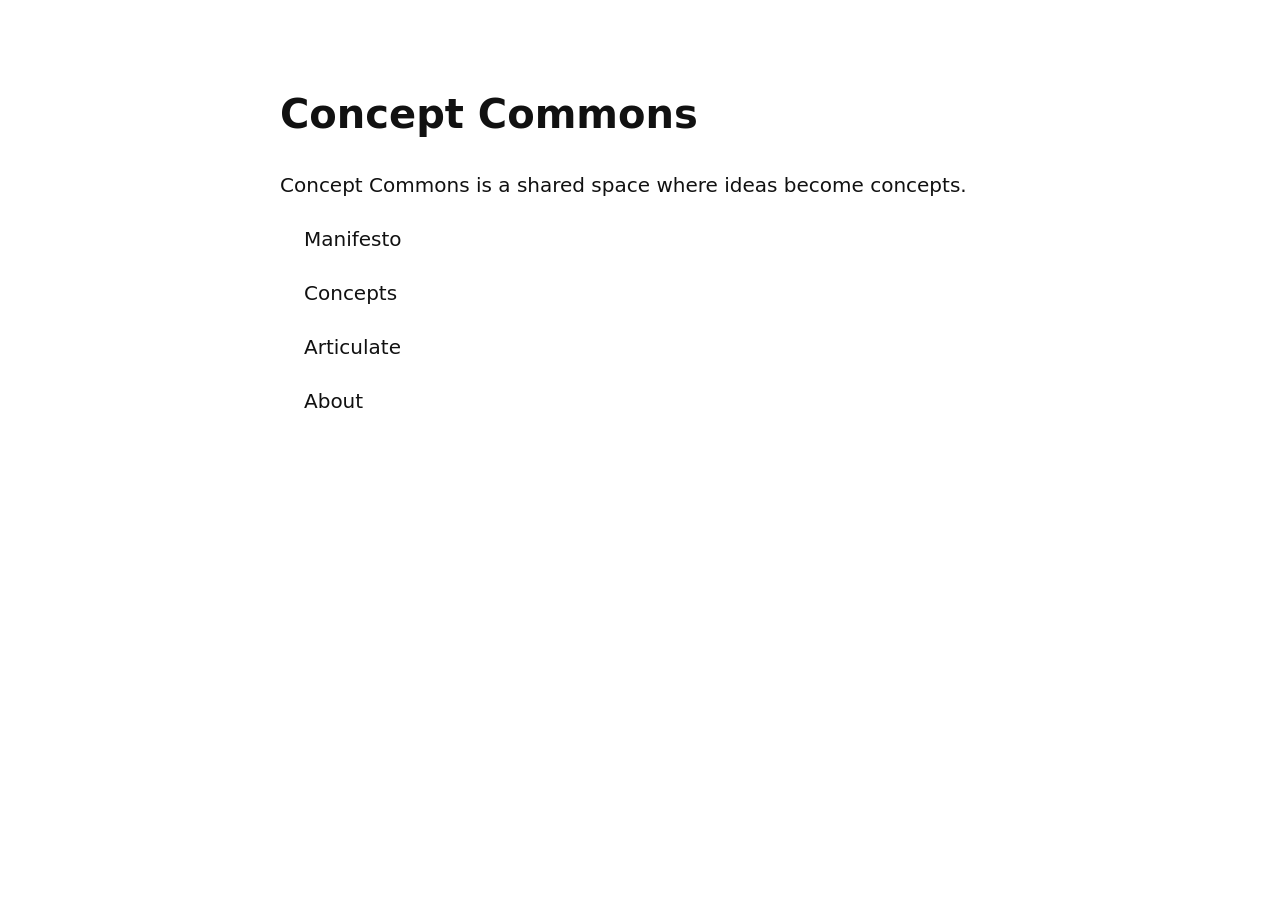
<file: index.html>
<!DOCTYPE html>
<html lang="en">

<head>

<meta charset="UTF-8">
<meta name="viewport" content="width=device-width, initial-scale=1.0">

<title>Concept Commons</title>

<link rel="stylesheet" href="/style.css">

</head>

<body>

<h1>Concept Commons</h1>

<p>
Concept Commons is a shared space where ideas become concepts.
</p>

<div class="nav">

<p><a href="/manifesto.html">Manifesto</a></p>
<p><a href="/concepts.html">Concepts</a></p>
<p><a href="/articulate.html">Articulate</a></p>
<p><a href="/about.html">About</a></p>

</div>

</body>
</html>
</file>
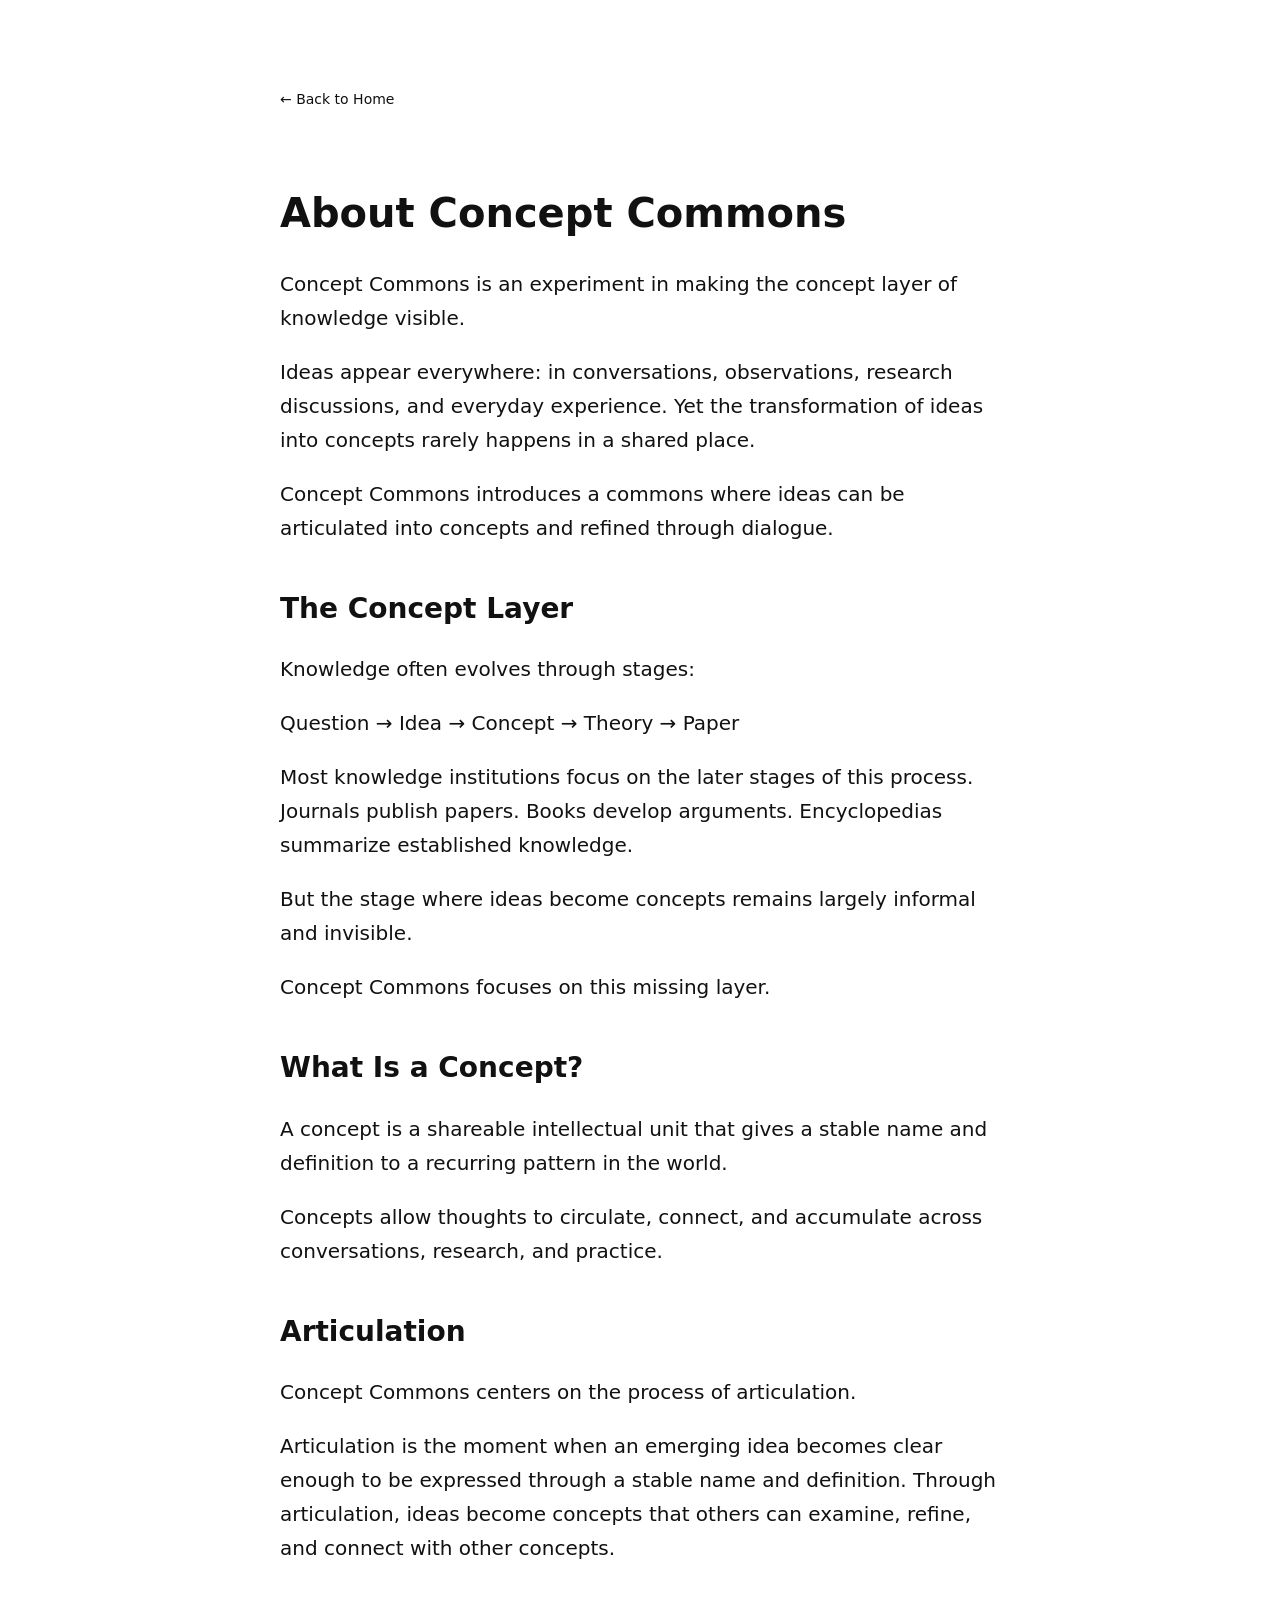
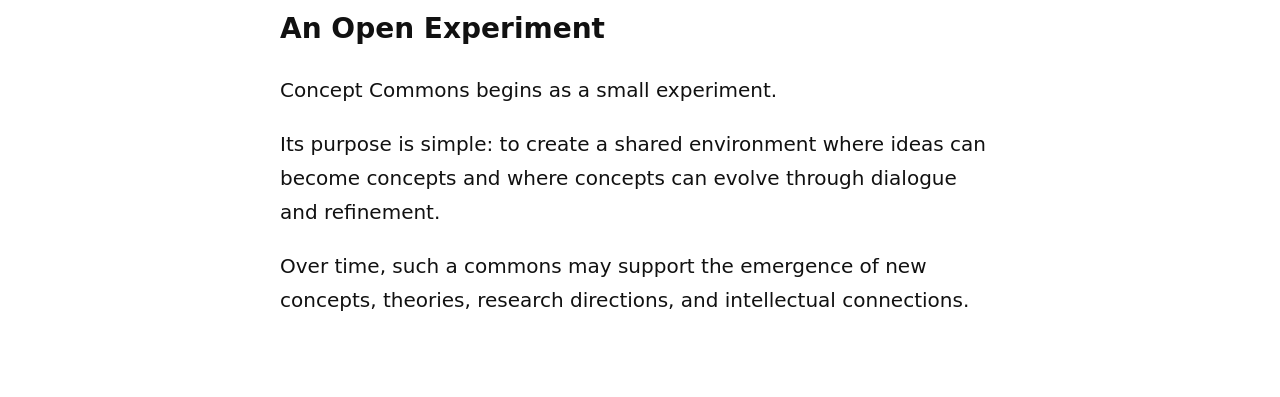
<file: about.html>
<!DOCTYPE html>
<html lang="en">

<head>

<meta charset="UTF-8">
<meta name="viewport" content="width=device-width, initial-scale=1.0">

<title>About — Concept Commons</title>

<link rel="stylesheet" href="/style.css">

</head>

<body>

<a class="back" href="/">← Back to Home</a>

<h1>About Concept Commons</h1>

<p>
Concept Commons is an experiment in making the concept layer of knowledge visible.
</p>

<p>
Ideas appear everywhere: in conversations, observations, research discussions, and everyday experience.
Yet the transformation of ideas into concepts rarely happens in a shared place.
</p>

<p>
Concept Commons introduces a commons where ideas can be articulated into concepts and refined through dialogue.
</p>

<h2>The Concept Layer</h2>

<p>
Knowledge often evolves through stages:
</p>

<p>
Question → Idea → Concept → Theory → Paper
</p>

<p>
Most knowledge institutions focus on the later stages of this process.
Journals publish papers.
Books develop arguments.
Encyclopedias summarize established knowledge.
</p>

<p>
But the stage where ideas become concepts remains largely informal and invisible.
</p>

<p>
Concept Commons focuses on this missing layer.
</p>

<h2>What Is a Concept?</h2>

<p>
A concept is a shareable intellectual unit that gives a stable name and definition to a recurring pattern in the world.
</p>

<p>
Concepts allow thoughts to circulate, connect, and accumulate across conversations, research, and practice.
</p>

<h2>Articulation</h2>

<p>
Concept Commons centers on the process of articulation.
</p>

<p>
Articulation is the moment when an emerging idea becomes clear enough to be expressed through a stable name and definition.
Through articulation, ideas become concepts that others can examine, refine, and connect with other concepts.
</p>

<h2>An Open Experiment</h2>

<p>
Concept Commons begins as a small experiment.
</p>

<p>
Its purpose is simple: to create a shared environment where ideas can become concepts and where concepts can evolve through dialogue and refinement.
</p>

<p>
Over time, such a commons may support the emergence of new concepts, theories, research directions, and intellectual connections.
</p>

</body>
</html>
</file>
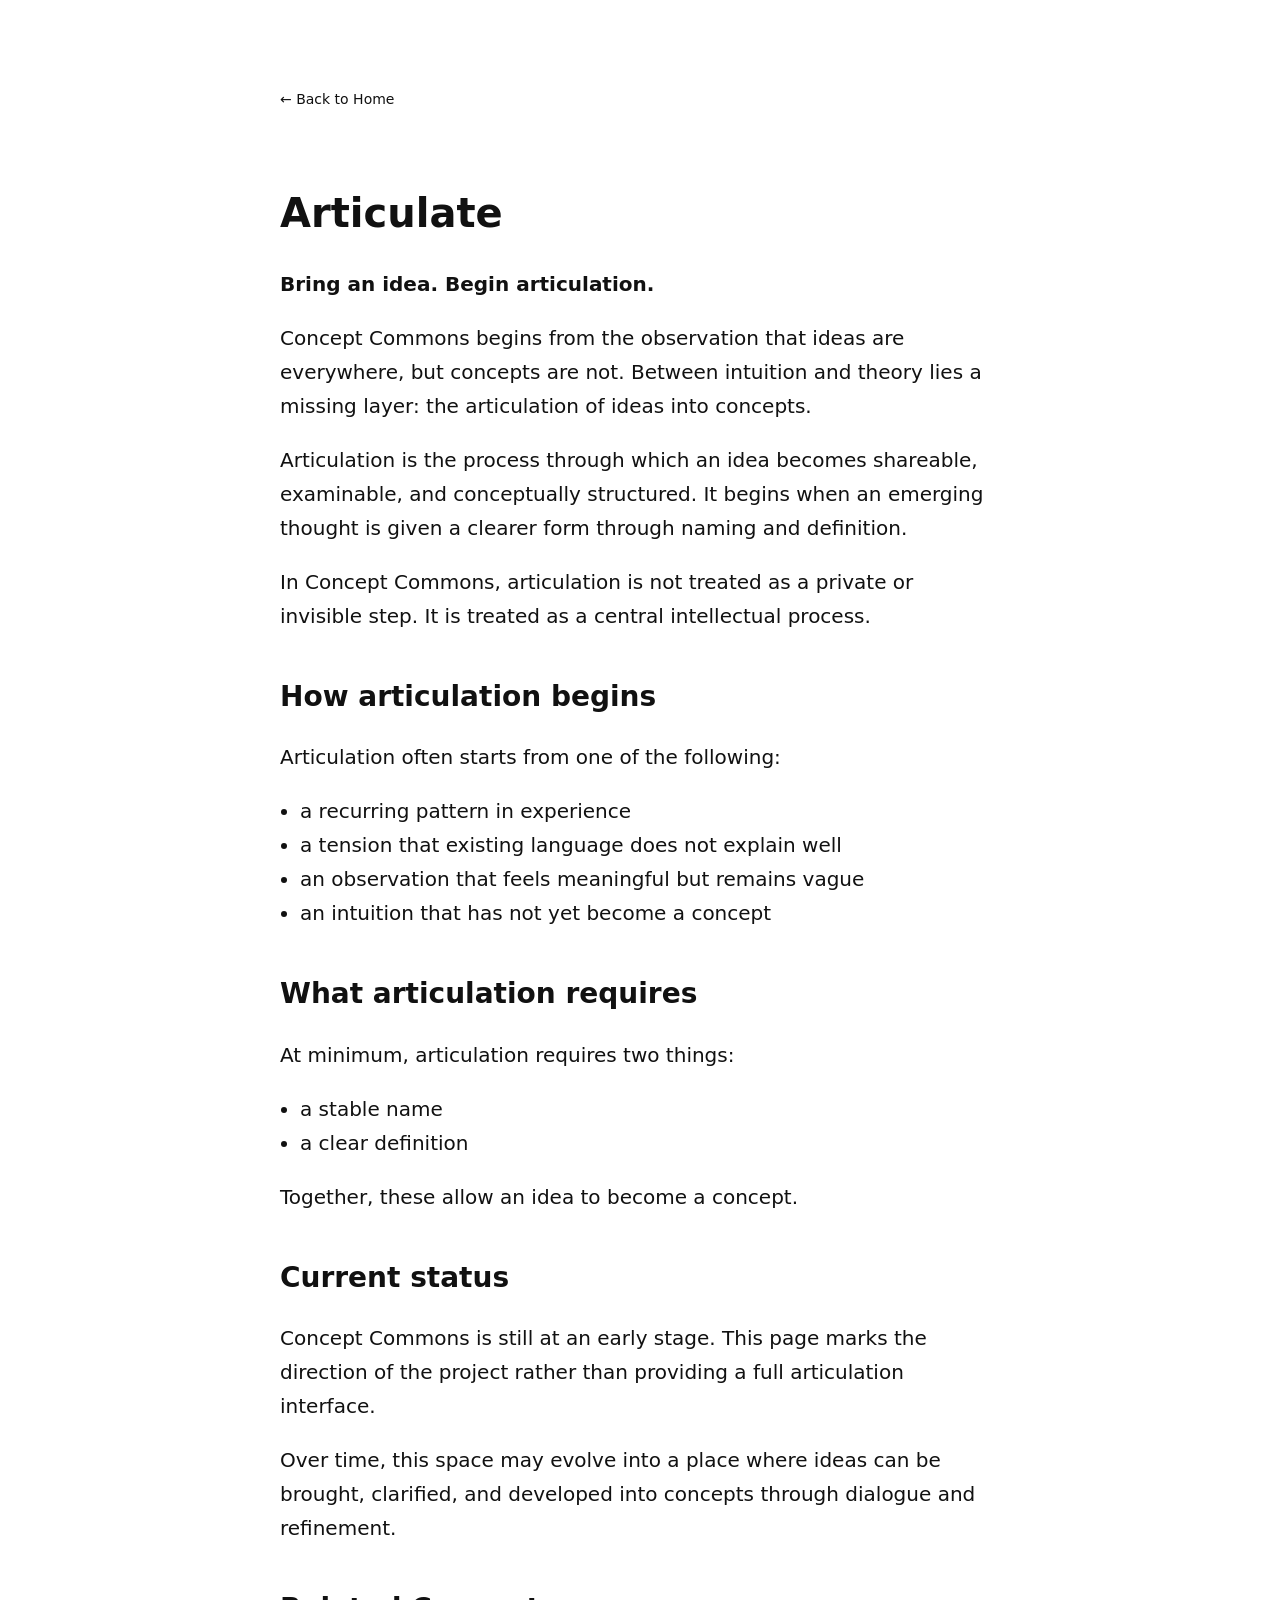
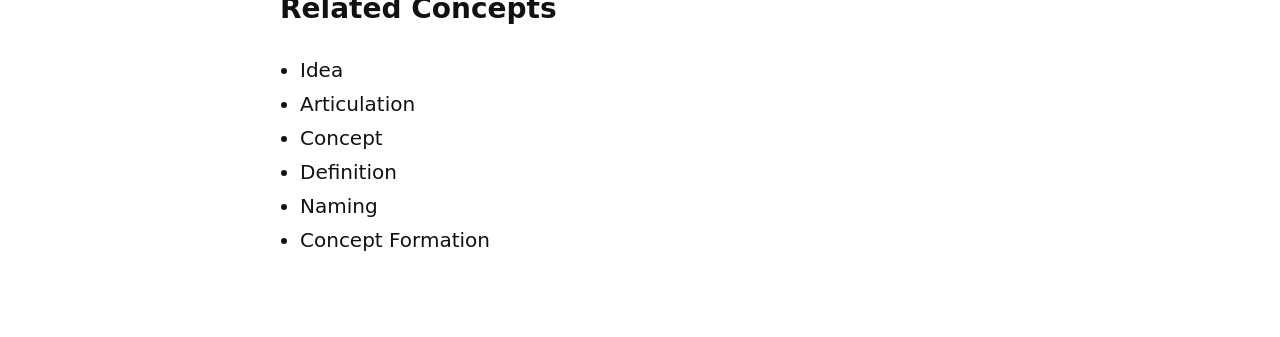
<file: articulate.html>
<!DOCTYPE html>
<html lang="en">

<head>
<meta charset="UTF-8">
<meta name="viewport" content="width=device-width, initial-scale=1.0">

<title>Articulate — Concept Commons</title>

<link rel="stylesheet" href="/style.css">

</head>

<body>

<a class="back" href="/">← Back to Home</a>

<h1>Articulate</h1>

<p><strong>Bring an idea. Begin articulation.</strong></p>

<p>
Concept Commons begins from the observation that ideas are everywhere, but concepts are not.
Between intuition and theory lies a missing layer: the articulation of ideas into concepts.
</p>

<p>
Articulation is the process through which an idea becomes shareable, examinable, and conceptually structured.
It begins when an emerging thought is given a clearer form through naming and definition.
</p>

<p>
In Concept Commons, articulation is not treated as a private or invisible step.
It is treated as a central intellectual process.
</p>

<h2>How articulation begins</h2>

<p>
Articulation often starts from one of the following:
</p>

<ul>
<li>a recurring pattern in experience</li>
<li>a tension that existing language does not explain well</li>
<li>an observation that feels meaningful but remains vague</li>
<li>an intuition that has not yet become a concept</li>
</ul>

<h2>What articulation requires</h2>

<p>
At minimum, articulation requires two things:
</p>

<ul>
<li>a stable name</li>
<li>a clear definition</li>
</ul>

<p>
Together, these allow an idea to become a concept.
</p>

<h2>Current status</h2>

<p>
Concept Commons is still at an early stage.
This page marks the direction of the project rather than providing a full articulation interface.
</p>

<p>
Over time, this space may evolve into a place where ideas can be brought, clarified, and developed into concepts through dialogue and refinement.
</p>

<h2>Related Concepts</h2>

<ul>
<li><a href="/idea.html">Idea</a></li>
<li><a href="/articulation.html">Articulation</a></li>
<li><a href="/concept.html">Concept</a></li>
<li><a href="/definition.html">Definition</a></li>
<li><a href="/naming.html">Naming</a></li>
<li><a href="/concept-formation.html">Concept Formation</a></li>
</ul>

</body>
</html>
</file>
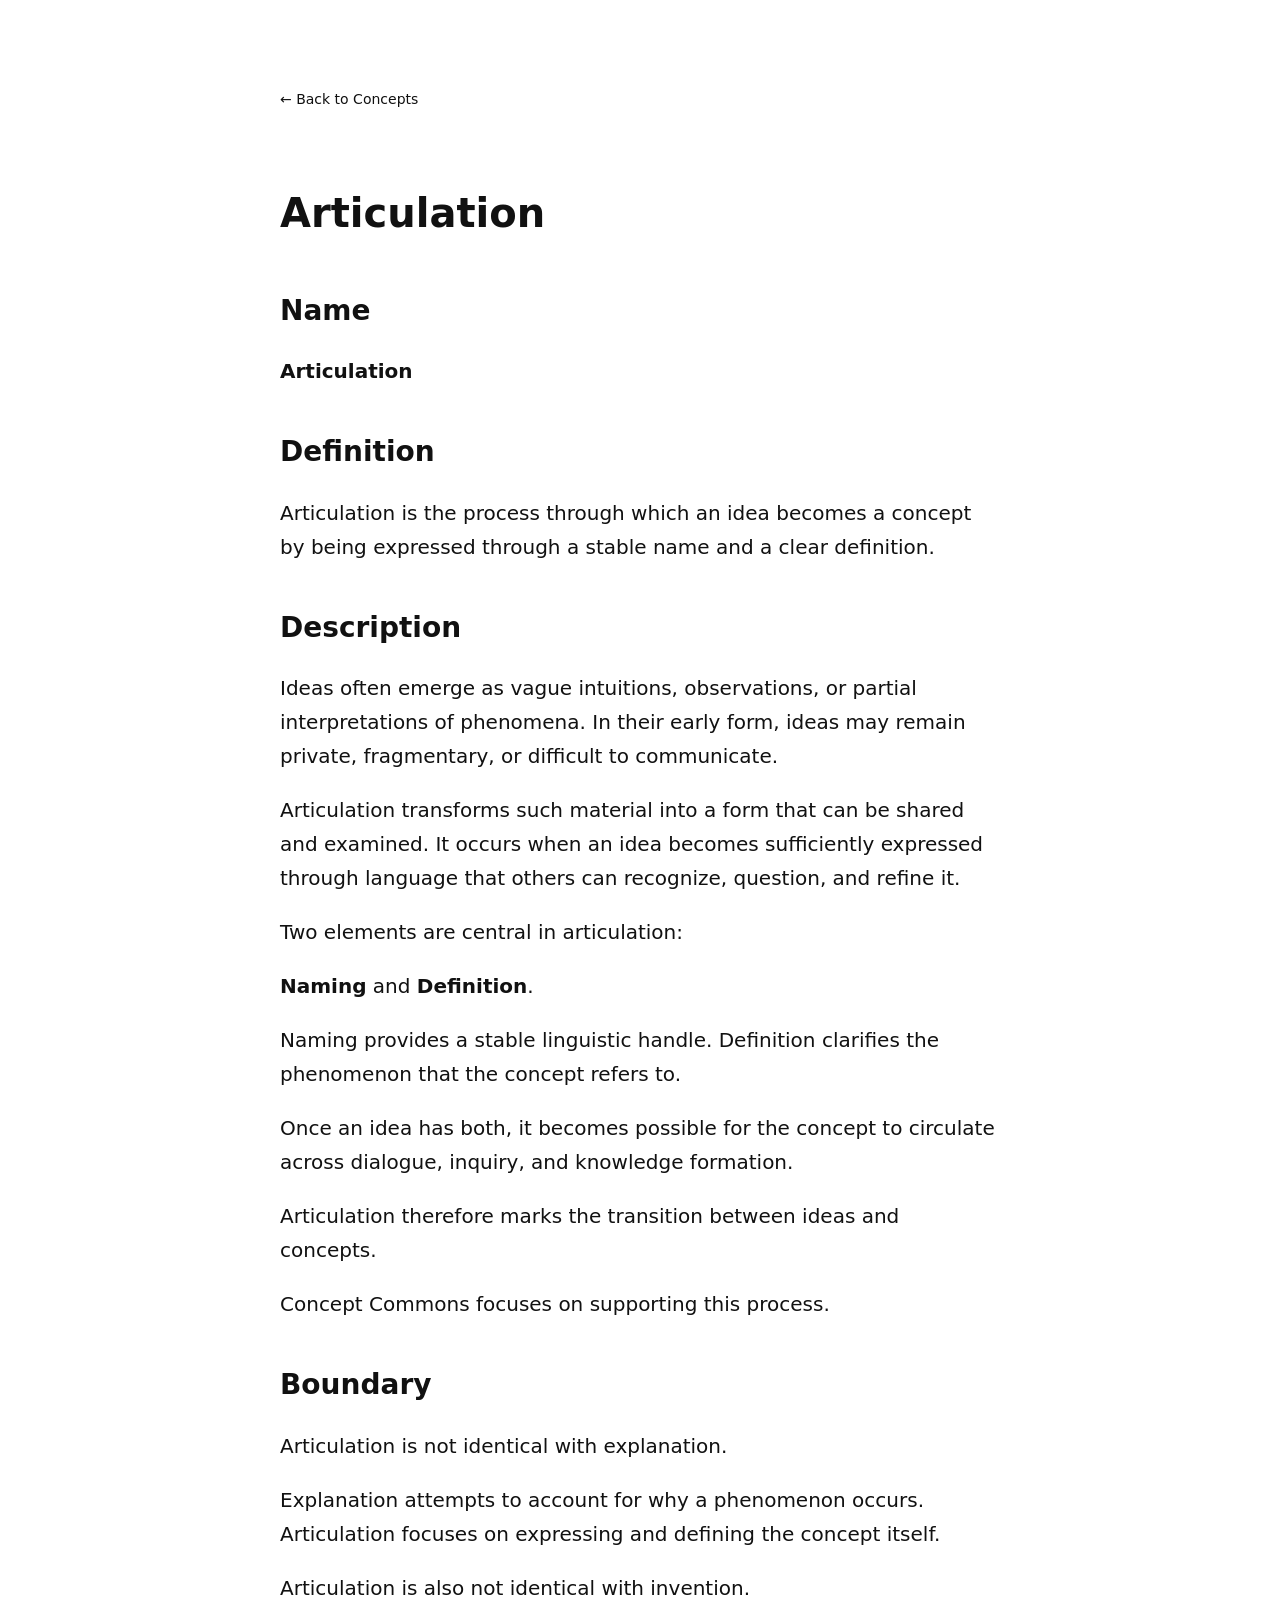
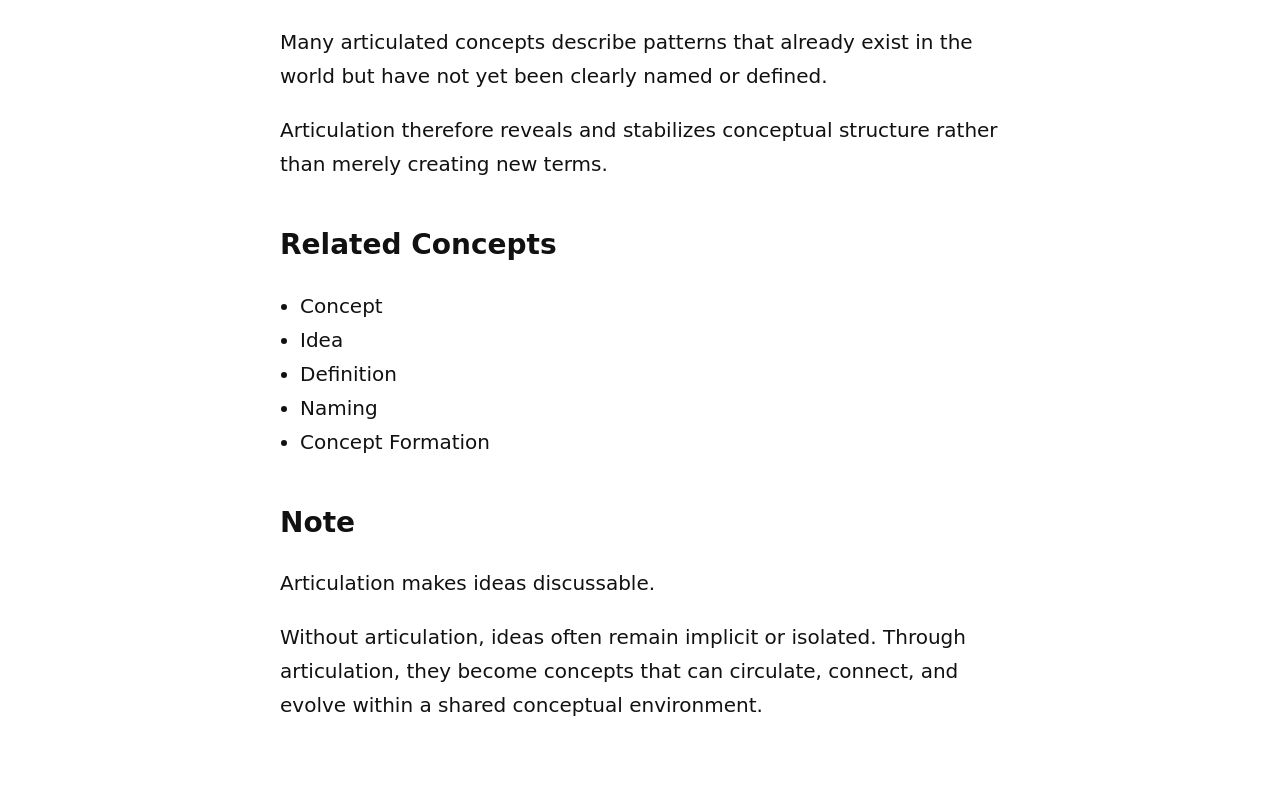
<file: articulation.html>
<!DOCTYPE html>
<html lang="en">

<head>

<meta charset="UTF-8">
<meta name="viewport" content="width=device-width, initial-scale=1.0">

<title>Articulation — Concept Commons</title>

<link rel="stylesheet" href="/style.css">

</head>

<body>

<a class="back" href="/concepts.html">← Back to Concepts</a>

<h1>Articulation</h1>

<h2>Name</h2>

<p><strong>Articulation</strong></p>

<h2>Definition</h2>

<p>
Articulation is the process through which an idea becomes a concept by being expressed through a stable name and a clear definition.
</p>

<h2>Description</h2>

<p>
Ideas often emerge as vague intuitions, observations, or partial interpretations of phenomena.
In their early form, ideas may remain private, fragmentary, or difficult to communicate.
</p>

<p>
Articulation transforms such material into a form that can be shared and examined.
It occurs when an idea becomes sufficiently expressed through language that others can recognize, question, and refine it.
</p>

<p>
Two elements are central in articulation:
</p>

<p>
<strong>Naming</strong> and <strong>Definition</strong>.
</p>

<p>
Naming provides a stable linguistic handle.
Definition clarifies the phenomenon that the concept refers to.
</p>

<p>
Once an idea has both, it becomes possible for the concept to circulate across dialogue, inquiry, and knowledge formation.
</p>

<p>
Articulation therefore marks the transition between ideas and concepts.
</p>

<p>
Concept Commons focuses on supporting this process.
</p>

<h2>Boundary</h2>

<p>
Articulation is not identical with explanation.
</p>

<p>
Explanation attempts to account for why a phenomenon occurs.
Articulation focuses on expressing and defining the concept itself.
</p>

<p>
Articulation is also not identical with invention.
</p>

<p>
Many articulated concepts describe patterns that already exist in the world but have not yet been clearly named or defined.
</p>

<p>
Articulation therefore reveals and stabilizes conceptual structure rather than merely creating new terms.
</p>

<h2>Related Concepts</h2>

<ul>
<li><a href="/concept.html">Concept</a></li>
<li><a href="/idea.html">Idea</a></li>
<li><a href="/definition.html">Definition</a></li>
<li><a href="/naming.html">Naming</a></li>
<li><a href="/concept-formation.html">Concept Formation</a></li>
</ul>

<h2>Note</h2>

<p>
Articulation makes ideas discussable.
</p>

<p>
Without articulation, ideas often remain implicit or isolated.
Through articulation, they become concepts that can circulate, connect, and evolve within a shared conceptual environment.
</p>

</body>
</html>
</file>
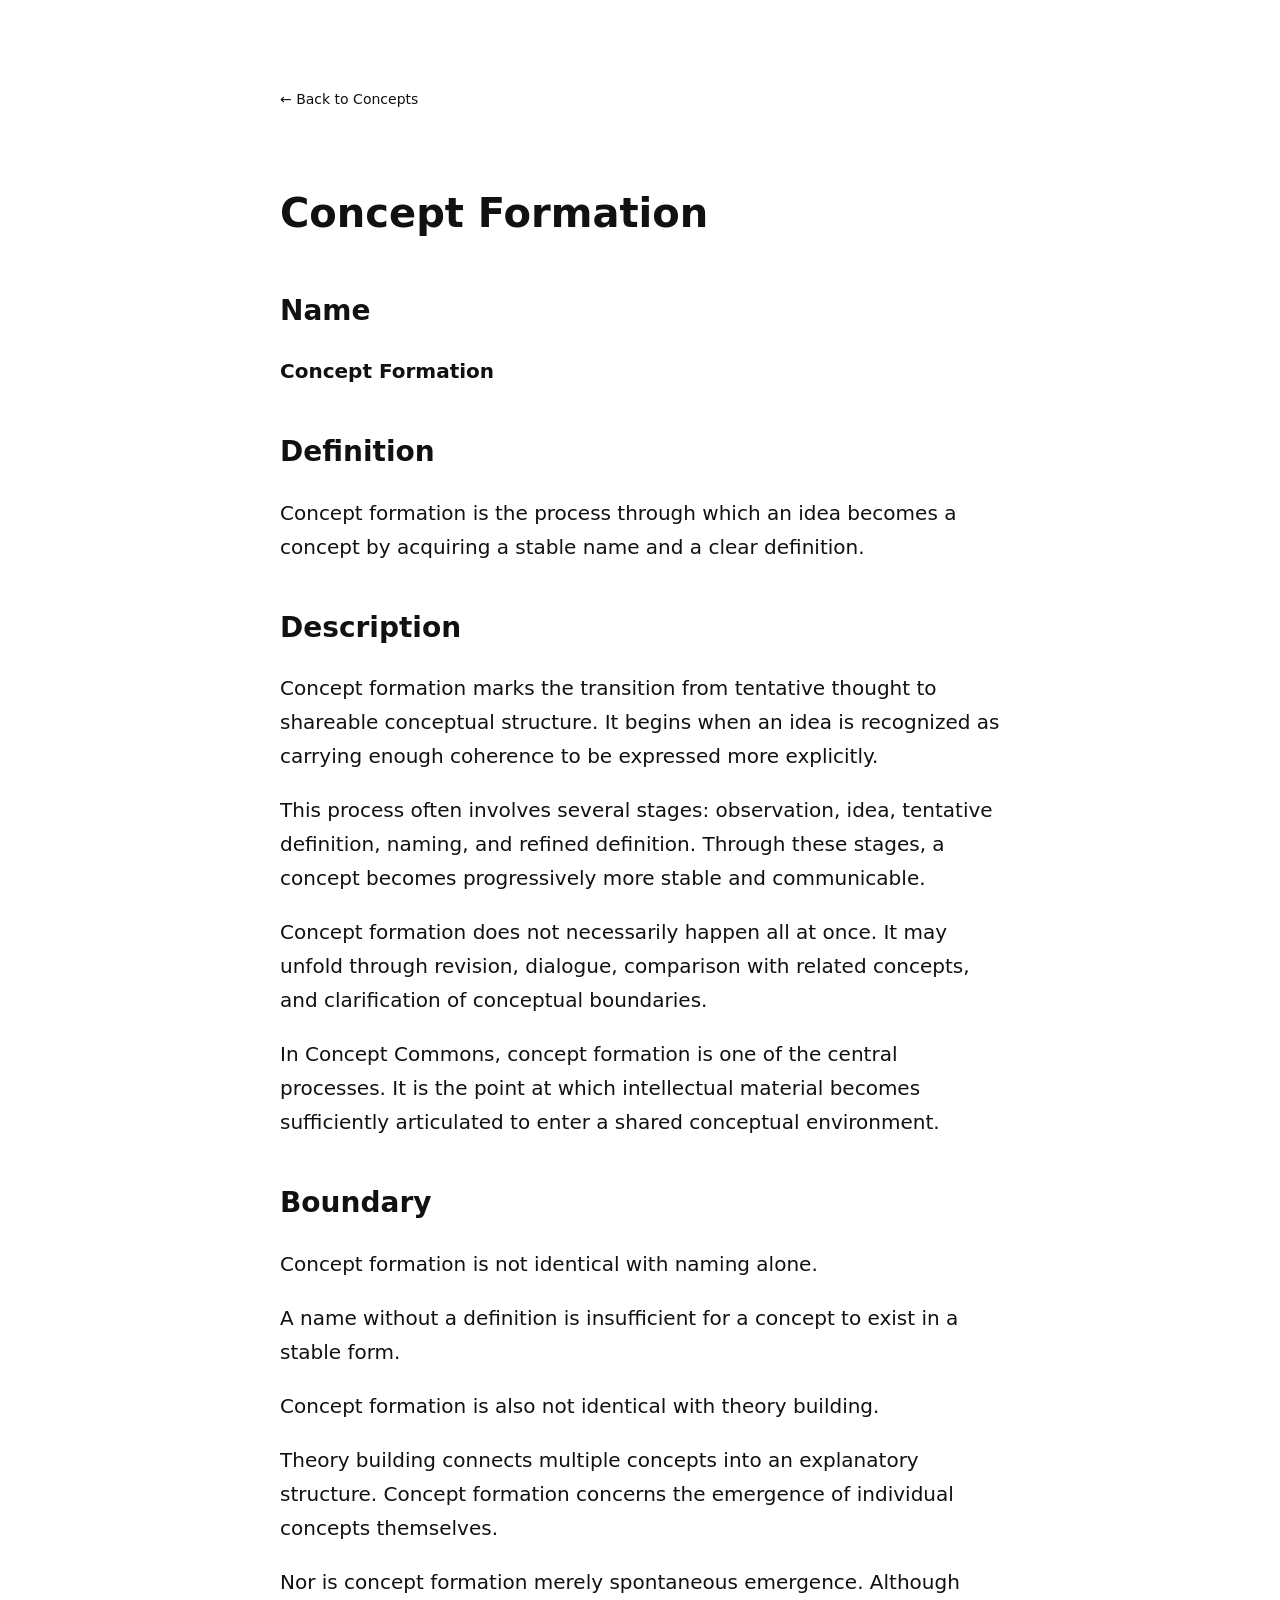
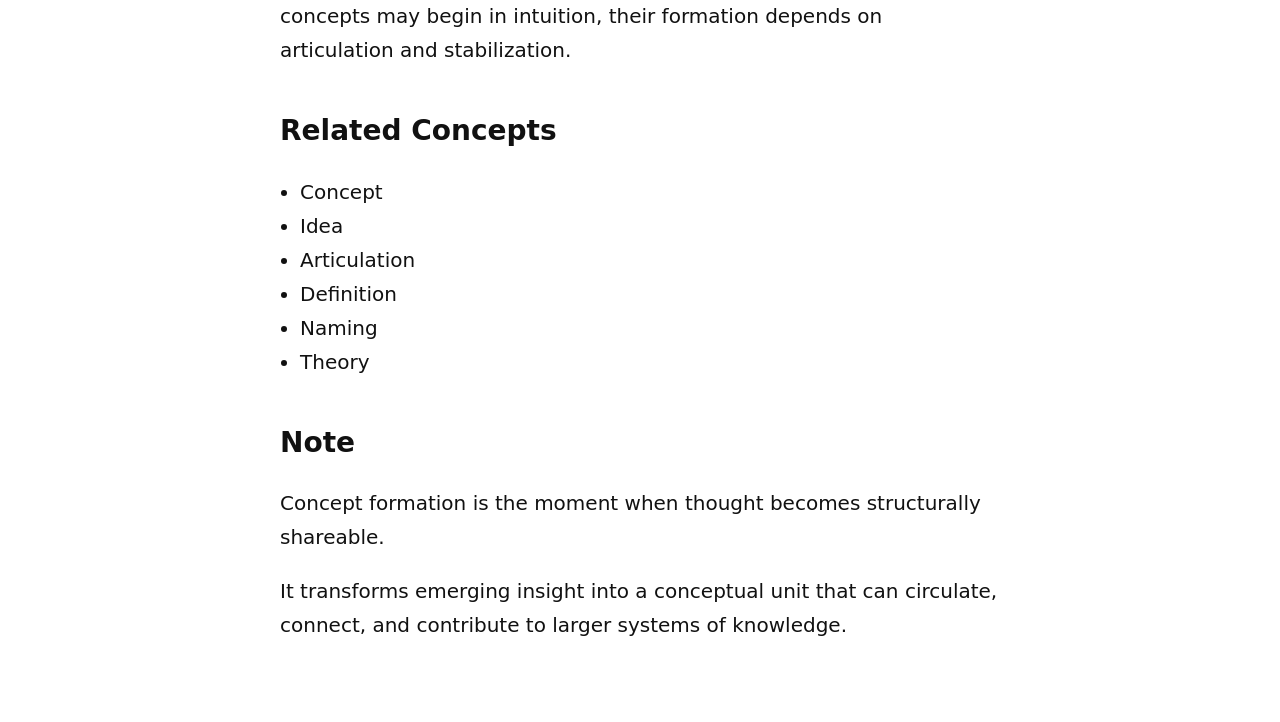
<file: concept-formation.html>
<!DOCTYPE html>
<html lang="en">

<head>

<meta charset="UTF-8">
<meta name="viewport" content="width=device-width, initial-scale=1.0">

<title>Concept Formation — Concept Commons</title>

<link rel="stylesheet" href="/style.css">

</head>

<body>

<a class="back" href="/concepts.html">← Back to Concepts</a>

<h1>Concept Formation</h1>

<h2>Name</h2>

<p><strong>Concept Formation</strong></p>

<h2>Definition</h2>

<p>
Concept formation is the process through which an idea becomes a concept by acquiring a stable name and a clear definition.
</p>

<h2>Description</h2>

<p>
Concept formation marks the transition from tentative thought to shareable conceptual structure.
It begins when an idea is recognized as carrying enough coherence to be expressed more explicitly.
</p>

<p>
This process often involves several stages:
observation, idea, tentative definition, naming, and refined definition.
Through these stages, a concept becomes progressively more stable and communicable.
</p>

<p>
Concept formation does not necessarily happen all at once.
It may unfold through revision, dialogue, comparison with related concepts, and clarification of conceptual boundaries.
</p>

<p>
In Concept Commons, concept formation is one of the central processes.
It is the point at which intellectual material becomes sufficiently articulated to enter a shared conceptual environment.
</p>

<h2>Boundary</h2>

<p>
Concept formation is not identical with naming alone.
</p>

<p>
A name without a definition is insufficient for a concept to exist in a stable form.
</p>

<p>
Concept formation is also not identical with theory building.
</p>

<p>
Theory building connects multiple concepts into an explanatory structure.
Concept formation concerns the emergence of individual concepts themselves.
</p>

<p>
Nor is concept formation merely spontaneous emergence.
Although concepts may begin in intuition, their formation depends on articulation and stabilization.
</p>

<h2>Related Concepts</h2>

<ul>
<li><a href="/concept.html">Concept</a></li>
<li><a href="/idea.html">Idea</a></li>
<li><a href="/articulation.html">Articulation</a></li>
<li><a href="/definition.html">Definition</a></li>
<li><a href="/naming.html">Naming</a></li>
<li><a href="/theory.html">Theory</a></li>
</ul>

<h2>Note</h2>

<p>
Concept formation is the moment when thought becomes structurally shareable.
</p>

<p>
It transforms emerging insight into a conceptual unit that can circulate, connect, and contribute to larger systems of knowledge.
</p>

</body>
</html>
</file>
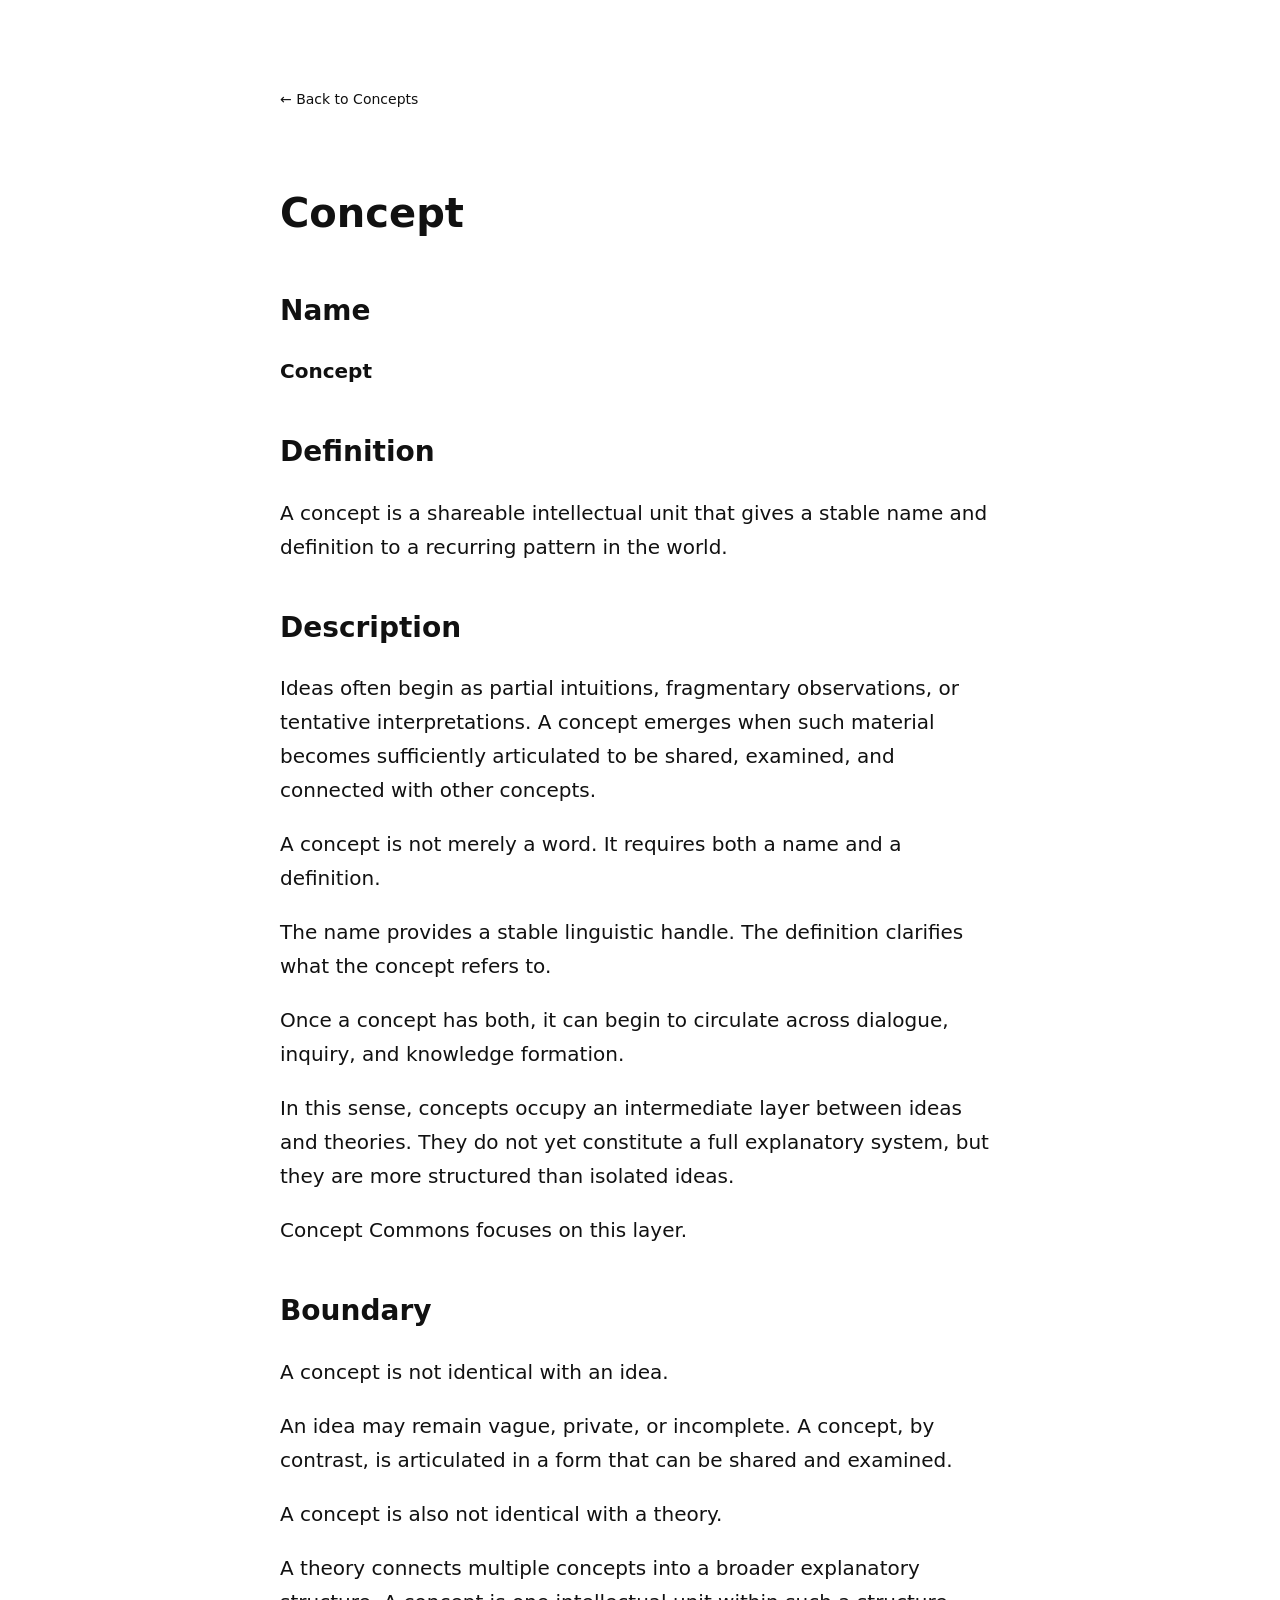
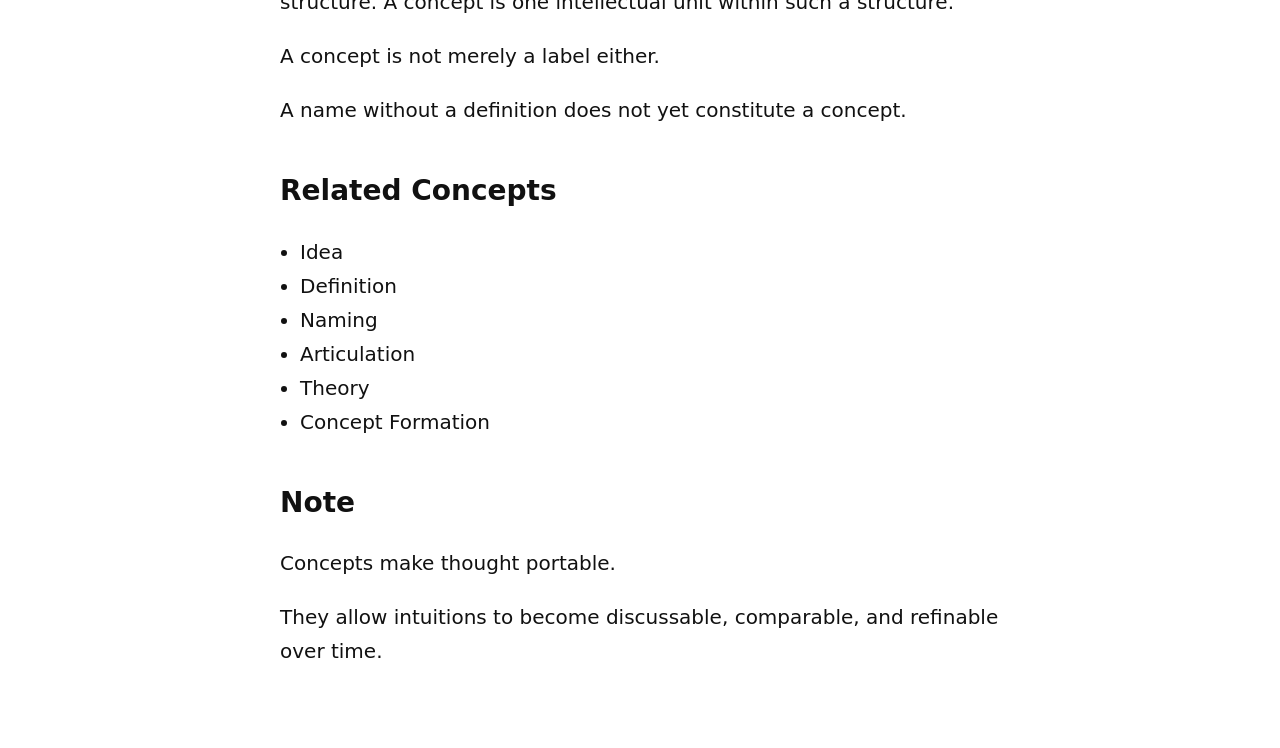
<file: concept.html>
<!DOCTYPE html>
<html lang="en">

<head>

<meta charset="UTF-8">
<meta name="viewport" content="width=device-width, initial-scale=1.0">

<title>Concept — Concept Commons</title>

<link rel="stylesheet" href="/style.css">

</head>

<body>

<a class="back" href="/concepts.html">← Back to Concepts</a>

<h1>Concept</h1>

<h2>Name</h2>

<p><strong>Concept</strong></p>

<h2>Definition</h2>

<p>
A concept is a shareable intellectual unit that gives a stable name and definition to a recurring pattern in the world.
</p>

<h2>Description</h2>

<p>
Ideas often begin as partial intuitions, fragmentary observations, or tentative interpretations.
A concept emerges when such material becomes sufficiently articulated to be shared, examined, and connected with other concepts.
</p>

<p>
A concept is not merely a word.
It requires both a name and a definition.
</p>

<p>
The name provides a stable linguistic handle.
The definition clarifies what the concept refers to.
</p>

<p>
Once a concept has both, it can begin to circulate across dialogue, inquiry, and knowledge formation.
</p>

<p>
In this sense, concepts occupy an intermediate layer between ideas and theories.
They do not yet constitute a full explanatory system, but they are more structured than isolated ideas.
</p>

<p>
Concept Commons focuses on this layer.
</p>

<h2>Boundary</h2>

<p>
A concept is not identical with an idea.
</p>

<p>
An idea may remain vague, private, or incomplete.
A concept, by contrast, is articulated in a form that can be shared and examined.
</p>

<p>
A concept is also not identical with a theory.
</p>

<p>
A theory connects multiple concepts into a broader explanatory structure.
A concept is one intellectual unit within such a structure.
</p>

<p>
A concept is not merely a label either.
</p>

<p>
A name without a definition does not yet constitute a concept.
</p>

<h2>Related Concepts</h2>

<ul>
<li><a href="/idea.html">Idea</a></li>
<li><a href="/definition.html">Definition</a></li>
<li><a href="/naming.html">Naming</a></li>
<li><a href="/articulation.html">Articulation</a></li>
<li><a href="/theory.html">Theory</a></li>
<li><a href="/concept-formation.html">Concept Formation</a></li>
</ul>

<h2>Note</h2>

<p>
Concepts make thought portable.
</p>

<p>
They allow intuitions to become discussable, comparable, and refinable over time.
</p>

</body>
</html>
</file>
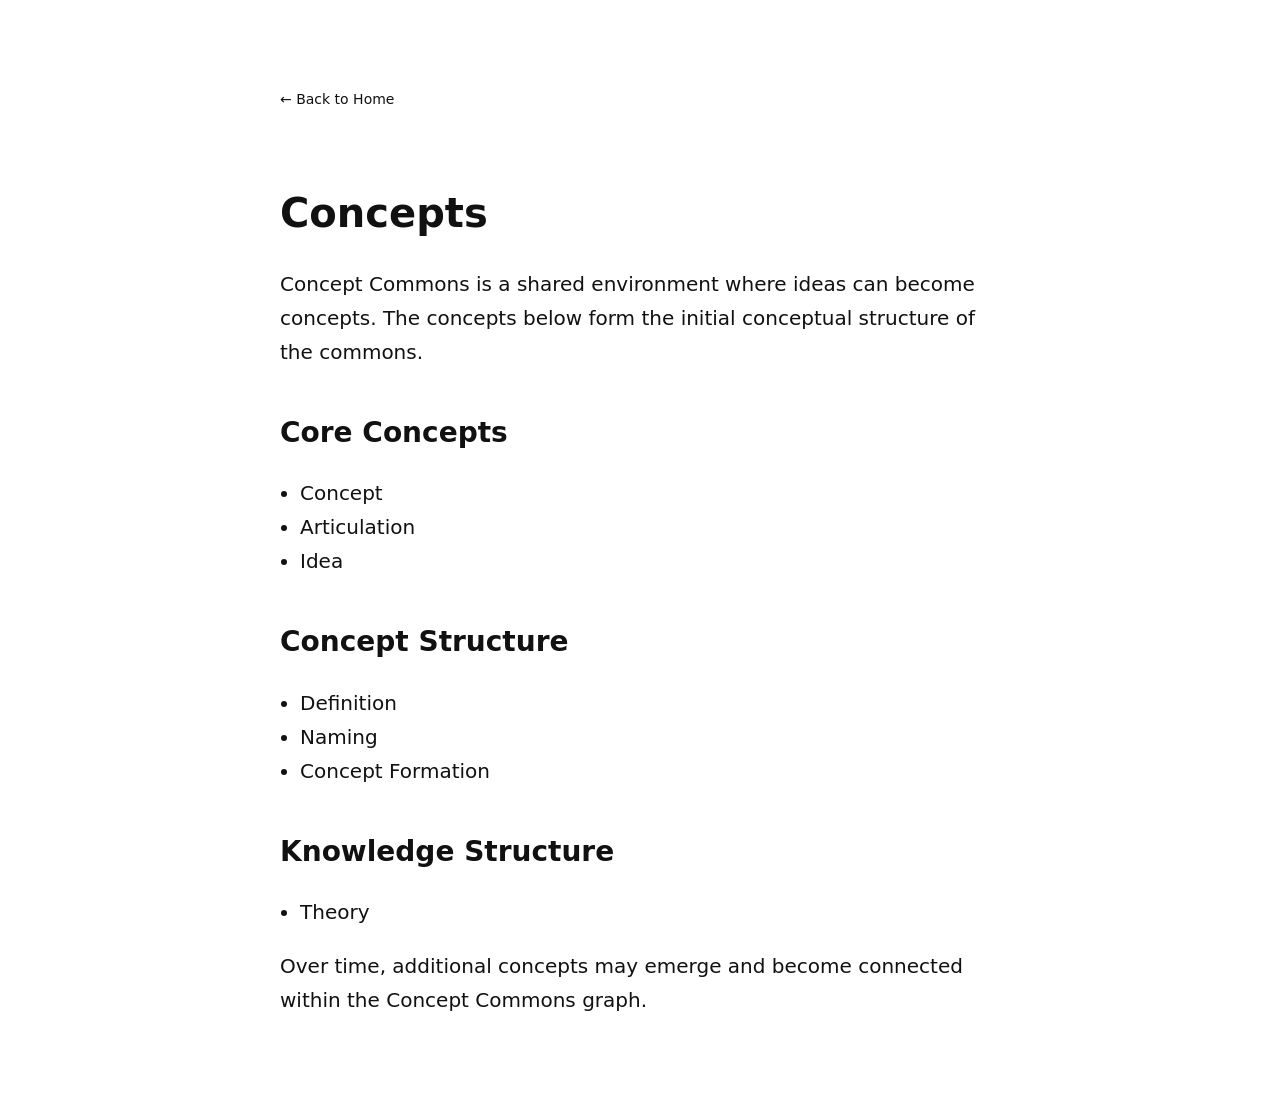
<file: concepts.html>
<!DOCTYPE html>
<html lang="en">

<head>

<meta charset="UTF-8">
<meta name="viewport" content="width=device-width, initial-scale=1.0">

<title>Concepts — Concept Commons</title>

<link rel="stylesheet" href="/style.css">

</head>

<body>

<a class="back" href="/">← Back to Home</a>

<h1>Concepts</h1>

<p>
Concept Commons is a shared environment where ideas can become concepts.
The concepts below form the initial conceptual structure of the commons.
</p>

<h2>Core Concepts</h2>

<ul>
<li><a href="/concept.html">Concept</a></li>
<li><a href="/articulation.html">Articulation</a></li>
<li><a href="/idea.html">Idea</a></li>
</ul>

<h2>Concept Structure</h2>

<ul>
<li><a href="/definition.html">Definition</a></li>
<li><a href="/naming.html">Naming</a></li>
<li><a href="/concept-formation.html">Concept Formation</a></li>
</ul>

<h2>Knowledge Structure</h2>

<ul>
<li><a href="/theory.html">Theory</a></li>
</ul>

<p>
Over time, additional concepts may emerge and become connected within the Concept Commons graph.
</p>

</body>
</html>
</file>
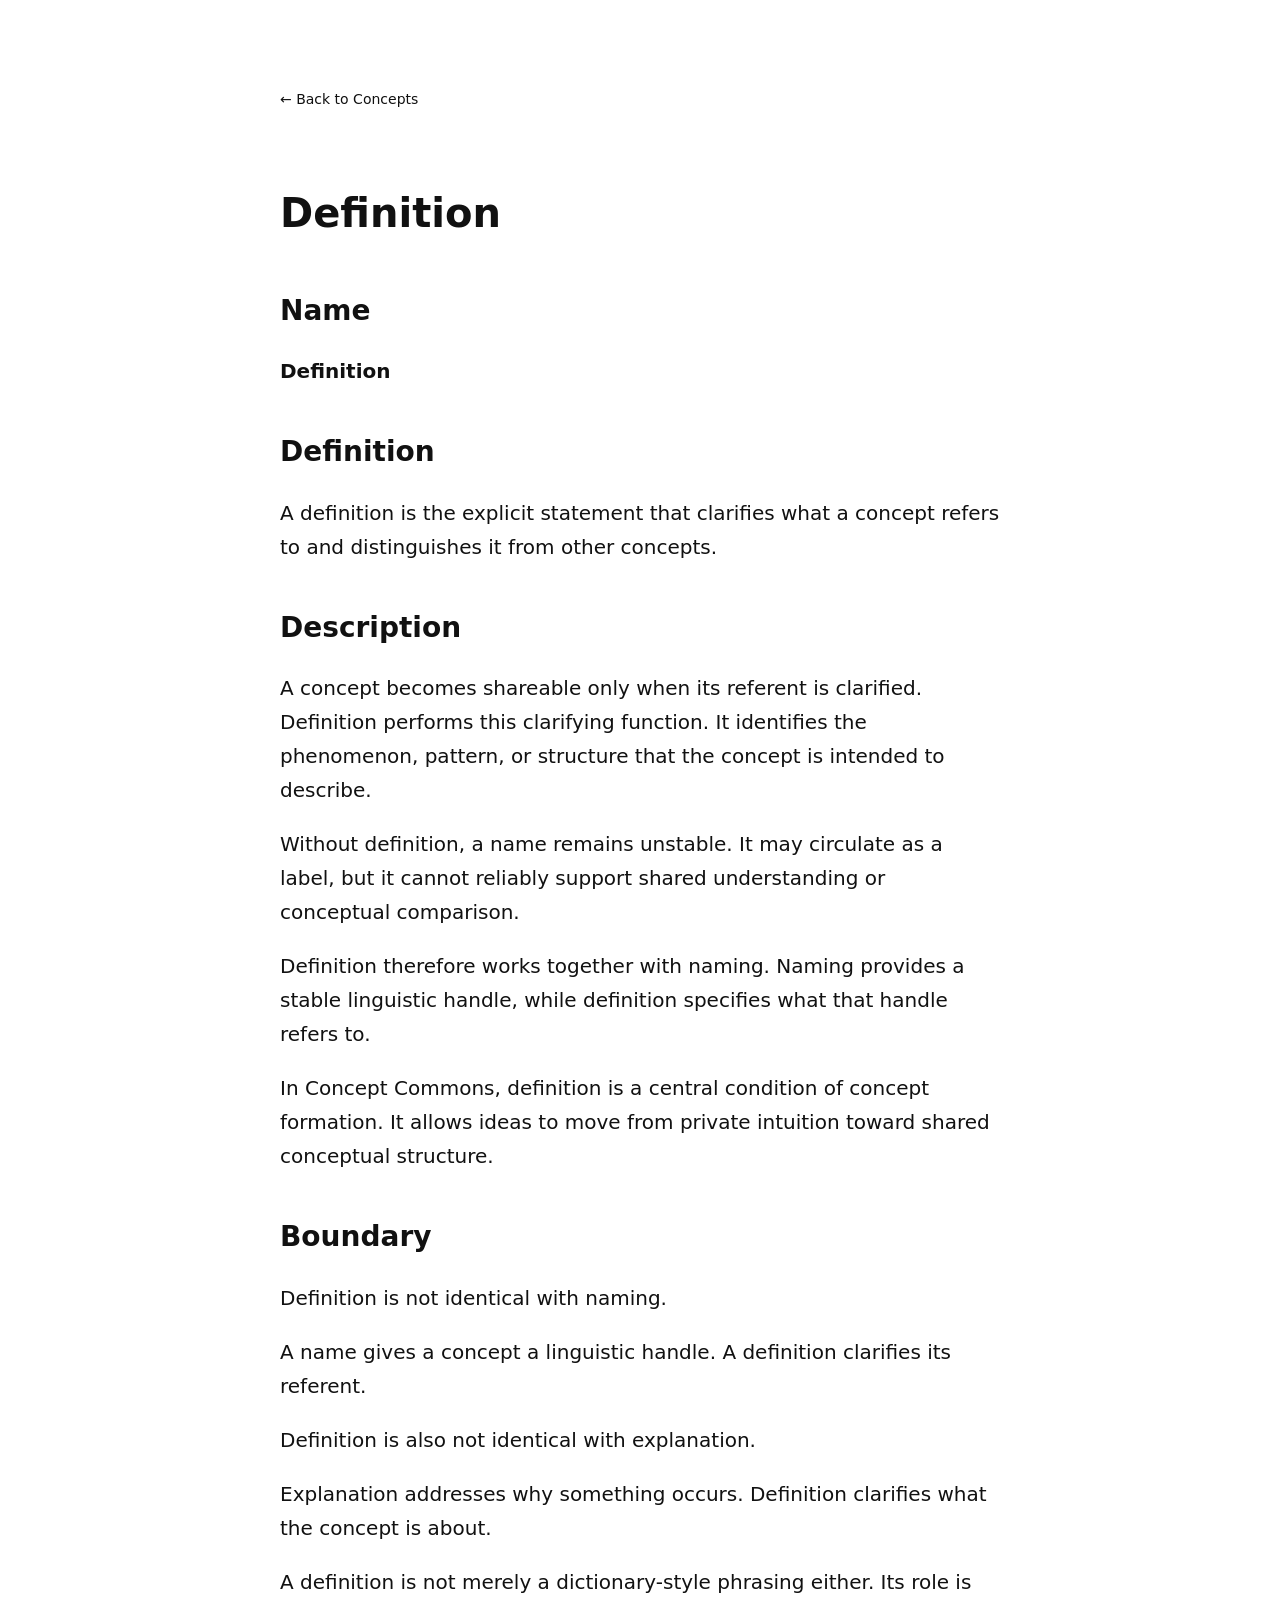
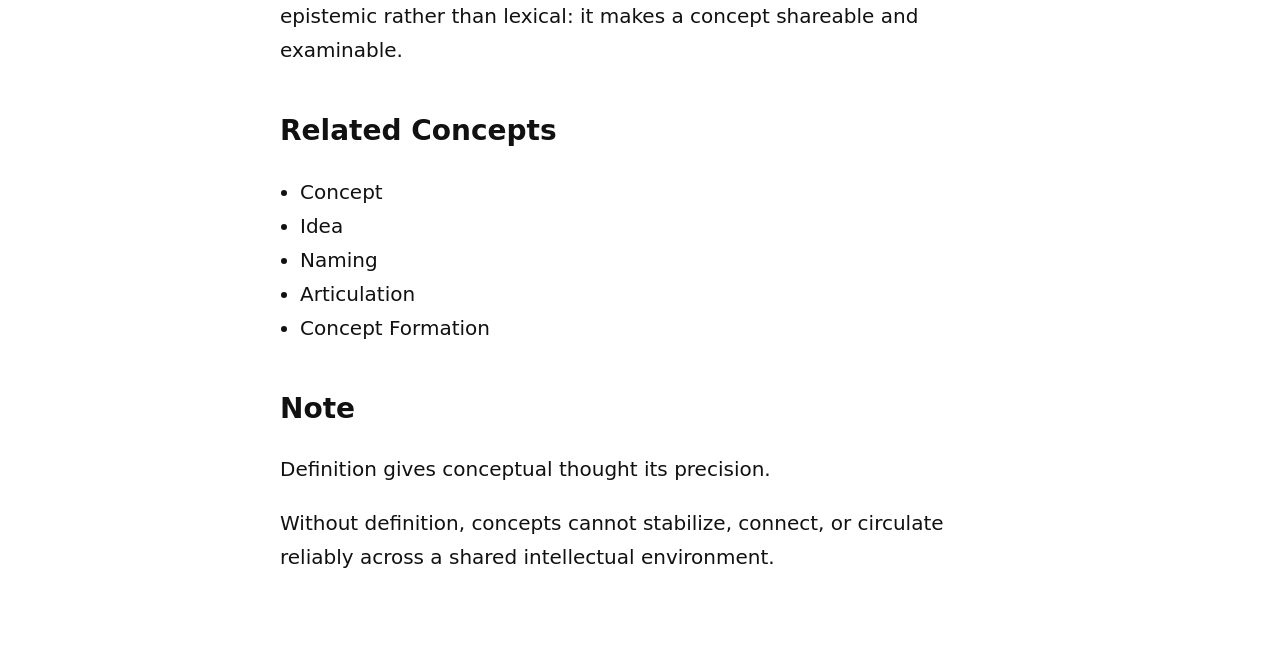
<file: definition.html>
<!DOCTYPE html>
<html lang="en">

<head>

<meta charset="UTF-8">
<meta name="viewport" content="width=device-width, initial-scale=1.0">

<title>Definition — Concept Commons</title>

<link rel="stylesheet" href="/style.css">

</head>

<body>

<a class="back" href="/concepts.html">← Back to Concepts</a>

<h1>Definition</h1>

<h2>Name</h2>

<p><strong>Definition</strong></p>

<h2>Definition</h2>

<p>
A definition is the explicit statement that clarifies what a concept refers to and distinguishes it from other concepts.
</p>

<h2>Description</h2>

<p>
A concept becomes shareable only when its referent is clarified.
Definition performs this clarifying function.
It identifies the phenomenon, pattern, or structure that the concept is intended to describe.
</p>

<p>
Without definition, a name remains unstable.
It may circulate as a label, but it cannot reliably support shared understanding or conceptual comparison.
</p>

<p>
Definition therefore works together with naming.
Naming provides a stable linguistic handle, while definition specifies what that handle refers to.
</p>

<p>
In Concept Commons, definition is a central condition of concept formation.
It allows ideas to move from private intuition toward shared conceptual structure.
</p>

<h2>Boundary</h2>

<p>
Definition is not identical with naming.
</p>

<p>
A name gives a concept a linguistic handle.
A definition clarifies its referent.
</p>

<p>
Definition is also not identical with explanation.
</p>

<p>
Explanation addresses why something occurs.
Definition clarifies what the concept is about.
</p>

<p>
A definition is not merely a dictionary-style phrasing either.
Its role is epistemic rather than lexical: it makes a concept shareable and examinable.
</p>

<h2>Related Concepts</h2>

<ul>
<li><a href="/concept.html">Concept</a></li>
<li><a href="/idea.html">Idea</a></li>
<li><a href="/naming.html">Naming</a></li>
<li><a href="/articulation.html">Articulation</a></li>
<li><a href="/concept-formation.html">Concept Formation</a></li>
</ul>

<h2>Note</h2>

<p>
Definition gives conceptual thought its precision.
</p>

<p>
Without definition, concepts cannot stabilize, connect, or circulate reliably across a shared intellectual environment.
</p>

</body>
</html>
</file>
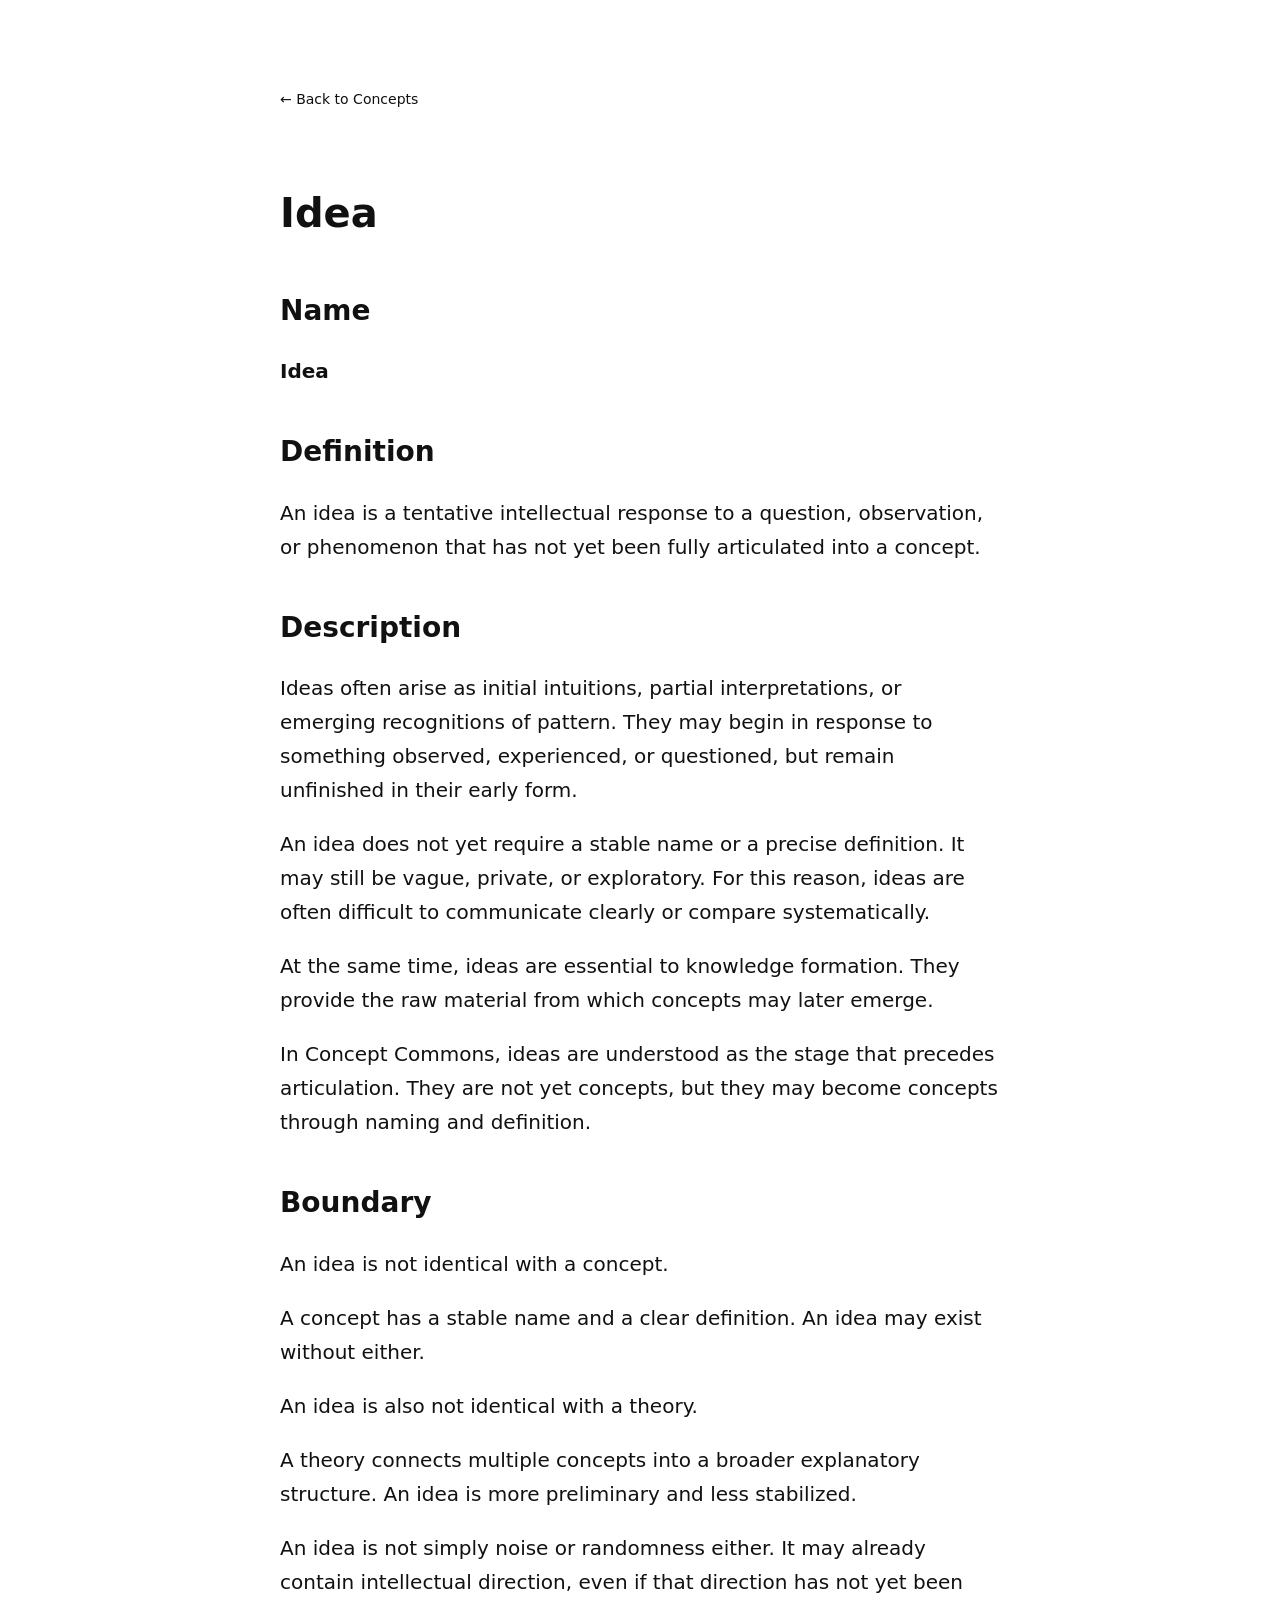
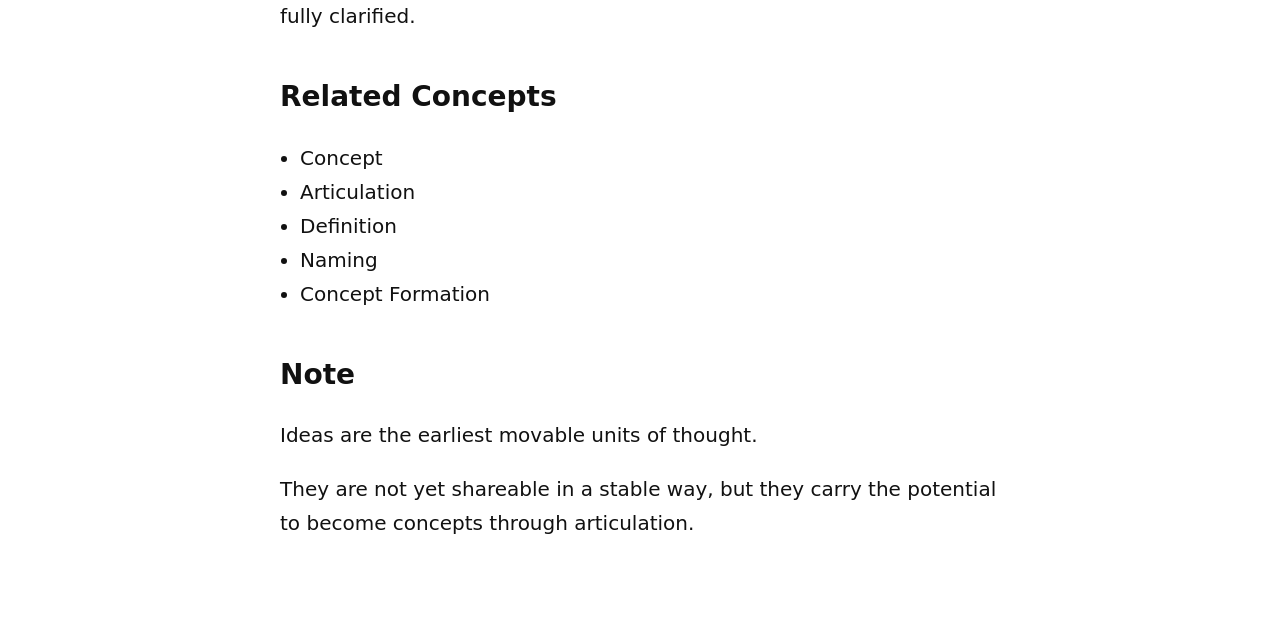
<file: idea.html>
<!DOCTYPE html>
<html lang="en">

<head>

<meta charset="UTF-8">
<meta name="viewport" content="width=device-width, initial-scale=1.0">

<title>Idea — Concept Commons</title>

<link rel="stylesheet" href="/style.css">

</head>

<body>

<a class="back" href="/concepts.html">← Back to Concepts</a>

<h1>Idea</h1>

<h2>Name</h2>

<p><strong>Idea</strong></p>

<h2>Definition</h2>

<p>
An idea is a tentative intellectual response to a question, observation, or phenomenon that has not yet been fully articulated into a concept.
</p>

<h2>Description</h2>

<p>
Ideas often arise as initial intuitions, partial interpretations, or emerging recognitions of pattern.
They may begin in response to something observed, experienced, or questioned, but remain unfinished in their early form.
</p>

<p>
An idea does not yet require a stable name or a precise definition.
It may still be vague, private, or exploratory.
For this reason, ideas are often difficult to communicate clearly or compare systematically.
</p>

<p>
At the same time, ideas are essential to knowledge formation.
They provide the raw material from which concepts may later emerge.
</p>

<p>
In Concept Commons, ideas are understood as the stage that precedes articulation.
They are not yet concepts, but they may become concepts through naming and definition.
</p>

<h2>Boundary</h2>

<p>
An idea is not identical with a concept.
</p>

<p>
A concept has a stable name and a clear definition.
An idea may exist without either.
</p>

<p>
An idea is also not identical with a theory.
</p>

<p>
A theory connects multiple concepts into a broader explanatory structure.
An idea is more preliminary and less stabilized.
</p>

<p>
An idea is not simply noise or randomness either.
It may already contain intellectual direction, even if that direction has not yet been fully clarified.
</p>

<h2>Related Concepts</h2>

<ul>
<li><a href="/concept.html">Concept</a></li>
<li><a href="/articulation.html">Articulation</a></li>
<li><a href="/definition.html">Definition</a></li>
<li><a href="/naming.html">Naming</a></li>
<li><a href="/concept-formation.html">Concept Formation</a></li>
</ul>

<h2>Note</h2>

<p>
Ideas are the earliest movable units of thought.
</p>

<p>
They are not yet shareable in a stable way, but they carry the potential to become concepts through articulation.
</p>

</body>
</html>
</file>
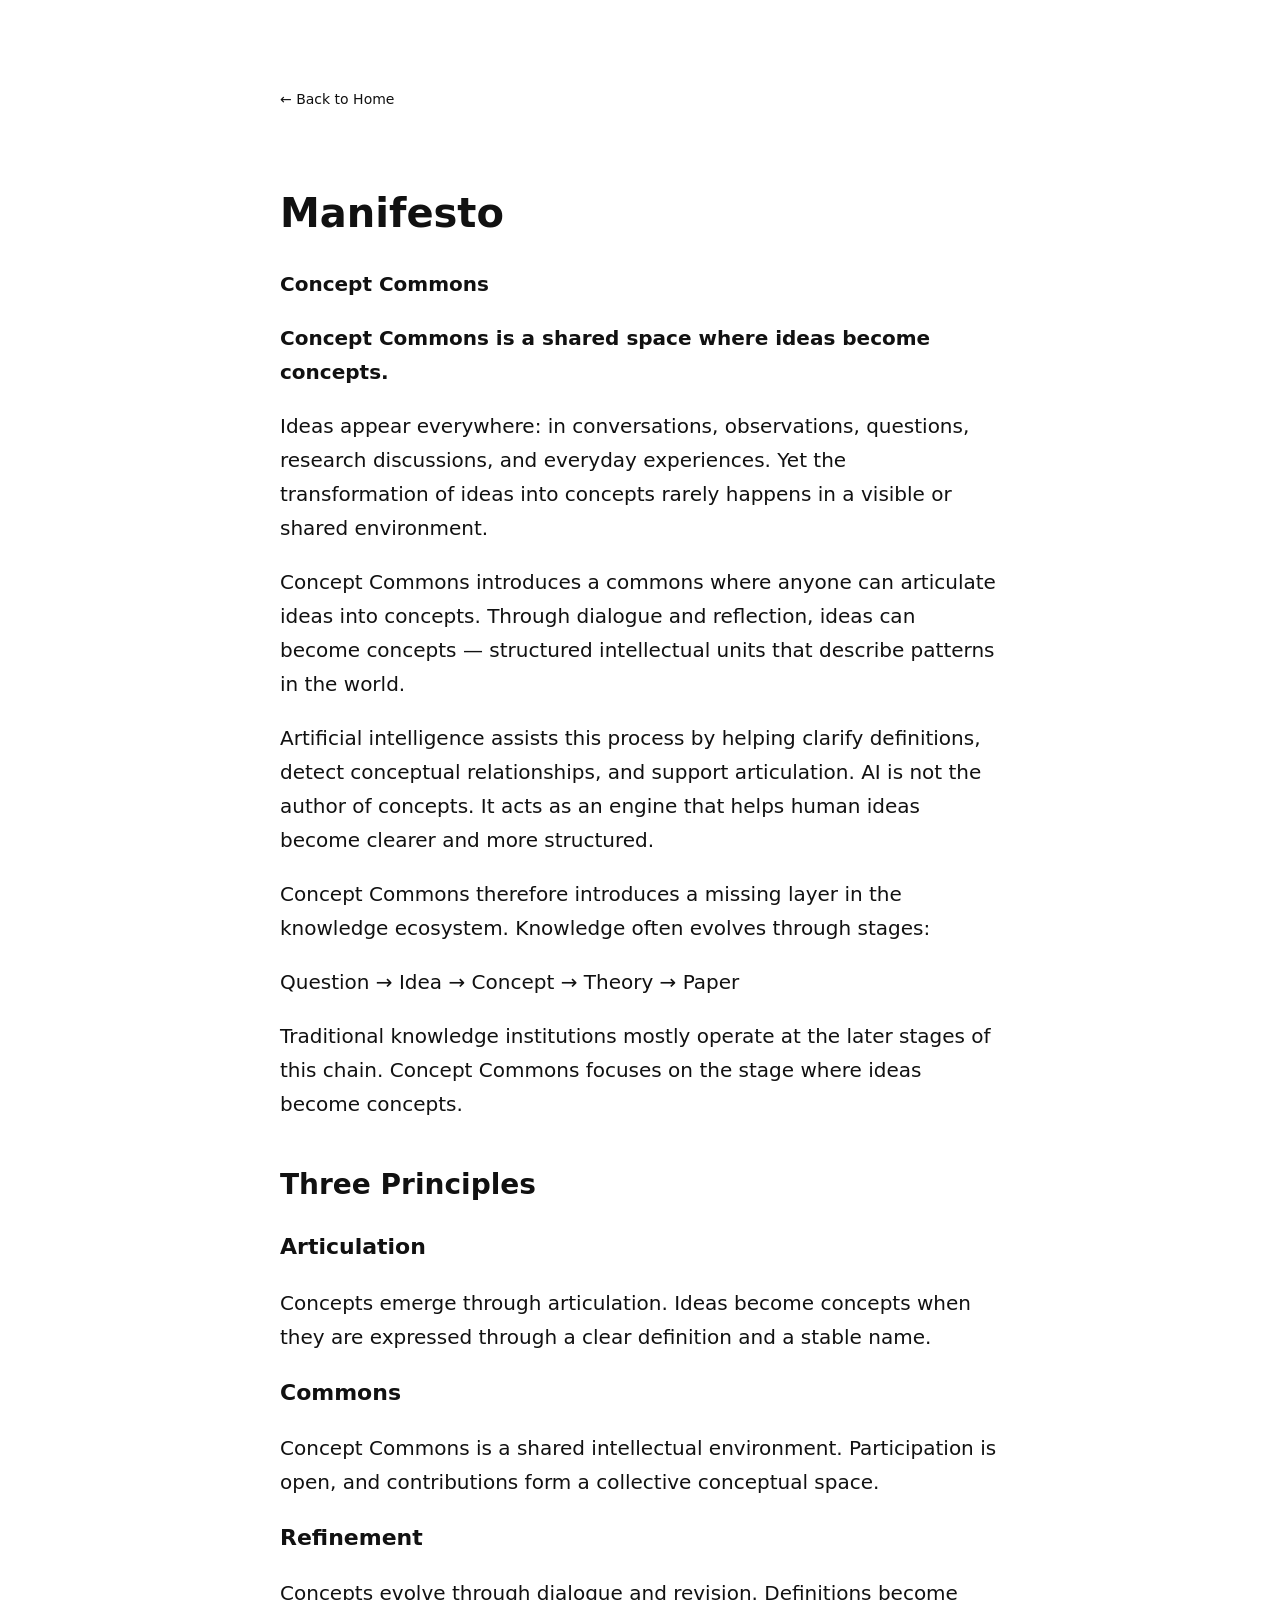
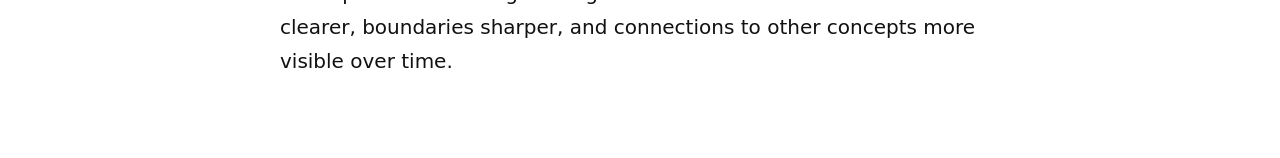
<file: manifesto.html>
<!DOCTYPE html>
<html lang="en">

<head>
<meta charset="UTF-8">
<meta name="viewport" content="width=device-width, initial-scale=1.0">

<title>Manifesto — Concept Commons</title>

<link rel="stylesheet" href="/style.css">

</head>

<body>

<a class="back" href="/">← Back to Home</a>

<h1>Manifesto</h1>

<p><strong>Concept Commons</strong></p>

<p><strong>Concept Commons is a shared space where ideas become concepts.</strong></p>

<p>
Ideas appear everywhere: in conversations, observations, questions, research discussions, and everyday experiences.
Yet the transformation of ideas into concepts rarely happens in a visible or shared environment.
</p>

<p>
Concept Commons introduces a commons where anyone can articulate ideas into concepts.
Through dialogue and reflection, ideas can become concepts — structured intellectual units that describe patterns in the world.
</p>

<p>
Artificial intelligence assists this process by helping clarify definitions, detect conceptual relationships, and support articulation.
AI is not the author of concepts.
It acts as an engine that helps human ideas become clearer and more structured.
</p>

<p>
Concept Commons therefore introduces a missing layer in the knowledge ecosystem.
Knowledge often evolves through stages:
</p>

<p>
Question → Idea → Concept → Theory → Paper
</p>

<p>
Traditional knowledge institutions mostly operate at the later stages of this chain.
Concept Commons focuses on the stage where ideas become concepts.
</p>

<h2>Three Principles</h2>

<h3>Articulation</h3>

<p>
Concepts emerge through articulation.
Ideas become concepts when they are expressed through a clear definition and a stable name.
</p>

<h3>Commons</h3>

<p>
Concept Commons is a shared intellectual environment.
Participation is open, and contributions form a collective conceptual space.
</p>

<h3>Refinement</h3>

<p>
Concepts evolve through dialogue and revision.
Definitions become clearer, boundaries sharper, and connections to other concepts more visible over time.
</p>

</body>
</html>
</file>
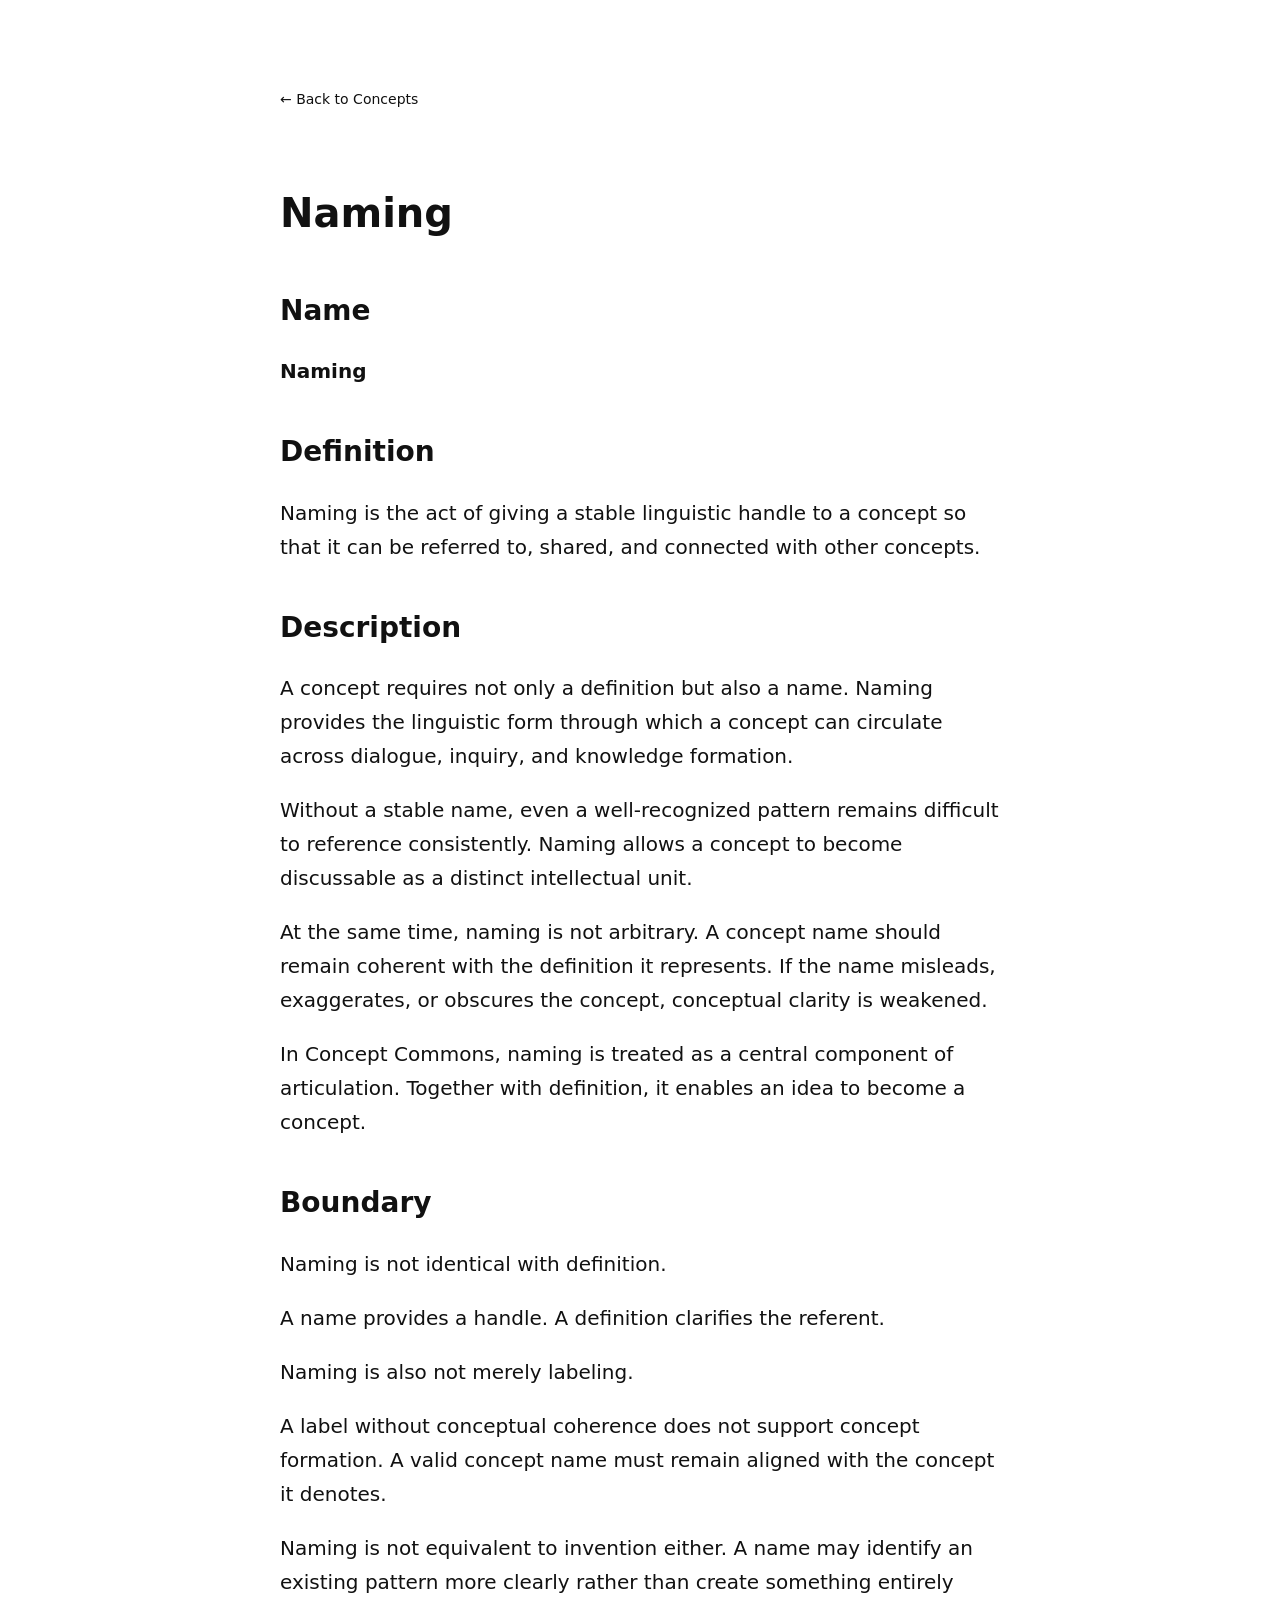
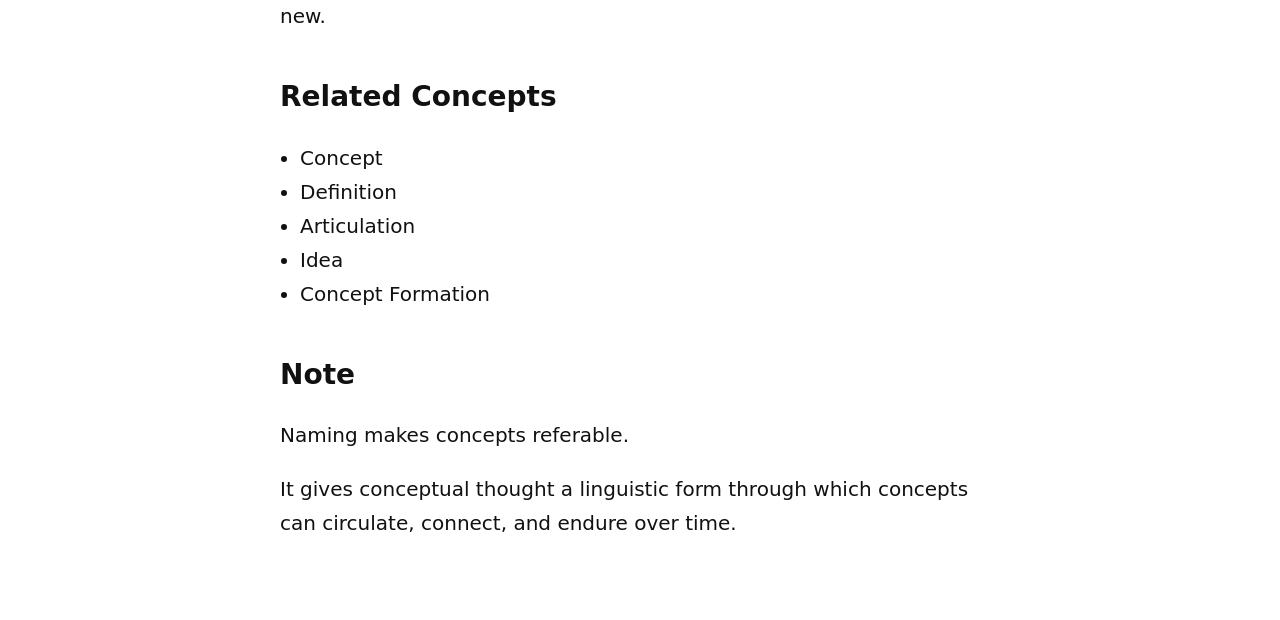
<file: naming.html>
<!DOCTYPE html>
<html lang="en">

<head>

<meta charset="UTF-8">
<meta name="viewport" content="width=device-width, initial-scale=1.0">

<title>Naming — Concept Commons</title>

<link rel="stylesheet" href="/style.css">

</head>

<body>

<a class="back" href="/concepts.html">← Back to Concepts</a>

<h1>Naming</h1>

<h2>Name</h2>

<p><strong>Naming</strong></p>

<h2>Definition</h2>

<p>
Naming is the act of giving a stable linguistic handle to a concept so that it can be referred to, shared, and connected with other concepts.
</p>

<h2>Description</h2>

<p>
A concept requires not only a definition but also a name.
Naming provides the linguistic form through which a concept can circulate across dialogue, inquiry, and knowledge formation.
</p>

<p>
Without a stable name, even a well-recognized pattern remains difficult to reference consistently.
Naming allows a concept to become discussable as a distinct intellectual unit.
</p>

<p>
At the same time, naming is not arbitrary.
A concept name should remain coherent with the definition it represents.
If the name misleads, exaggerates, or obscures the concept, conceptual clarity is weakened.
</p>

<p>
In Concept Commons, naming is treated as a central component of articulation.
Together with definition, it enables an idea to become a concept.
</p>

<h2>Boundary</h2>

<p>
Naming is not identical with definition.
</p>

<p>
A name provides a handle.
A definition clarifies the referent.
</p>

<p>
Naming is also not merely labeling.
</p>

<p>
A label without conceptual coherence does not support concept formation.
A valid concept name must remain aligned with the concept it denotes.
</p>

<p>
Naming is not equivalent to invention either.
A name may identify an existing pattern more clearly rather than create something entirely new.
</p>

<h2>Related Concepts</h2>

<ul>
<li><a href="/concept.html">Concept</a></li>
<li><a href="/definition.html">Definition</a></li>
<li><a href="/articulation.html">Articulation</a></li>
<li><a href="/idea.html">Idea</a></li>
<li><a href="/concept-formation.html">Concept Formation</a></li>
</ul>

<h2>Note</h2>

<p>
Naming makes concepts referable.
</p>

<p>
It gives conceptual thought a linguistic form through which concepts can circulate, connect, and endure over time.
</p>

</body>
</html>
</file>
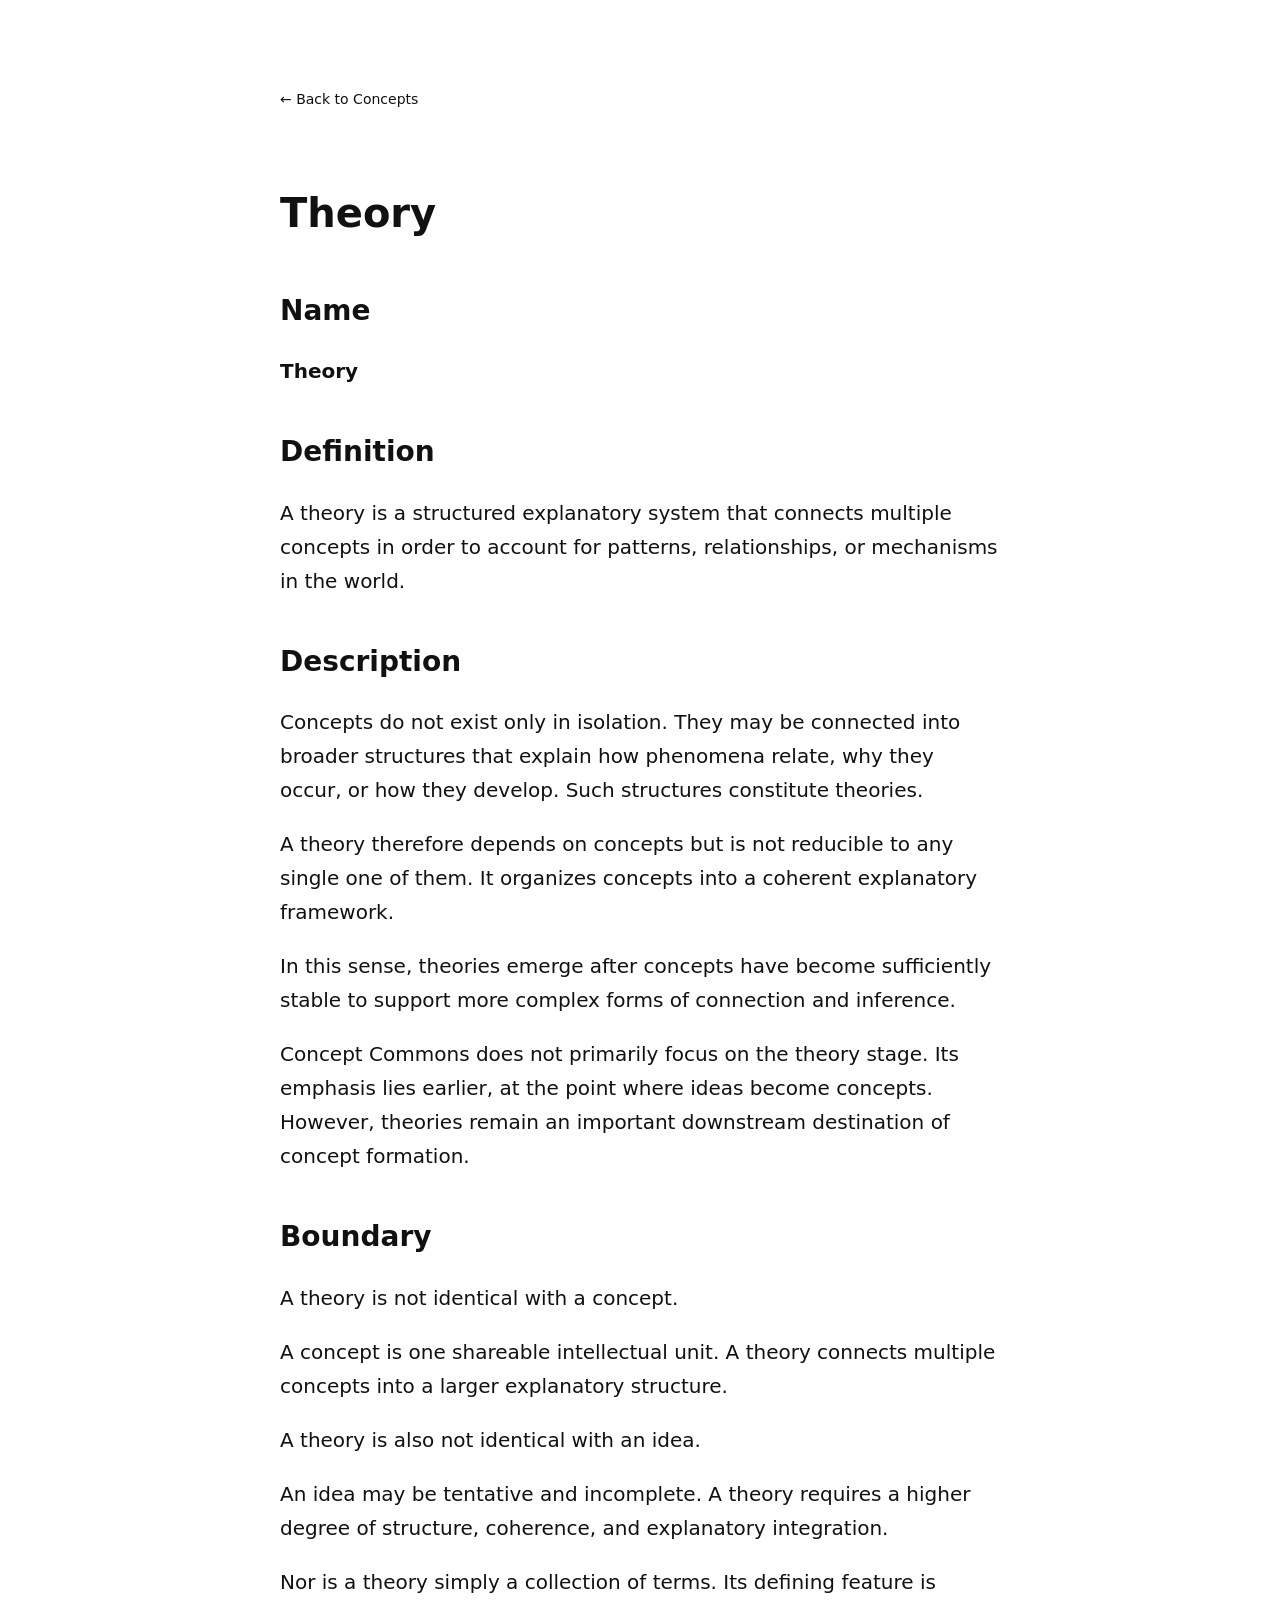
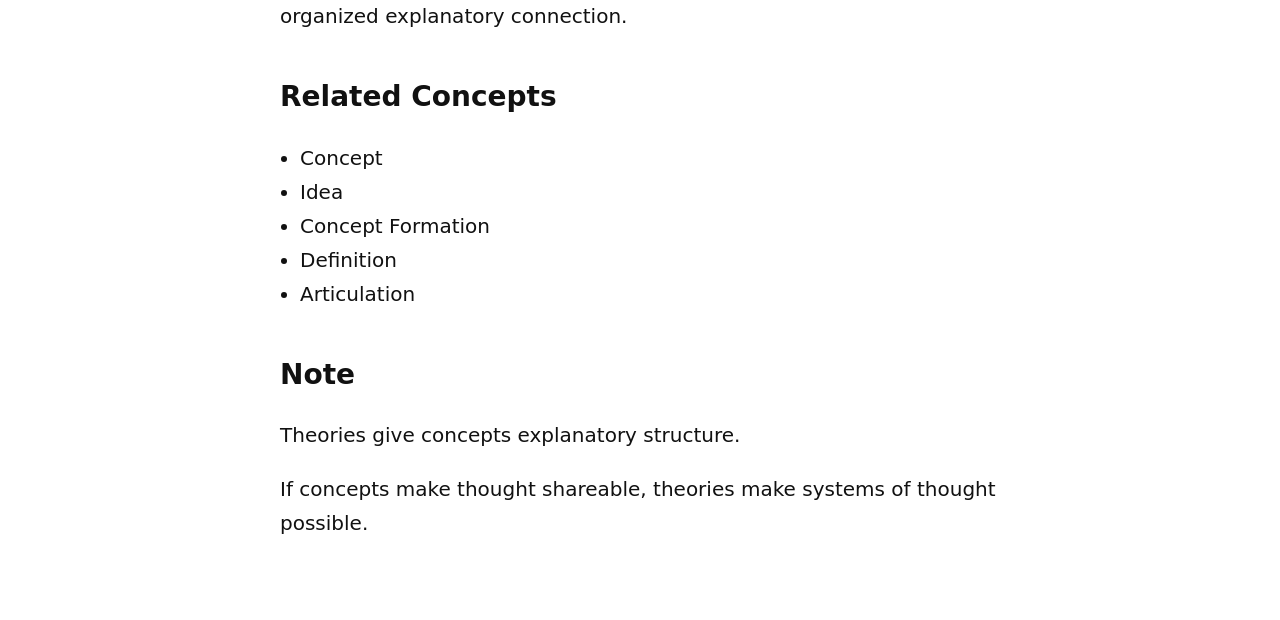
<file: theory.html>
<!DOCTYPE html>
<html lang="en">

<head>

<meta charset="UTF-8">
<meta name="viewport" content="width=device-width, initial-scale=1.0">

<title>Theory — Concept Commons</title>

<link rel="stylesheet" href="/style.css">

</head>

<body>

<a class="back" href="/concepts.html">← Back to Concepts</a>

<h1>Theory</h1>

<h2>Name</h2>

<p><strong>Theory</strong></p>

<h2>Definition</h2>

<p>
A theory is a structured explanatory system that connects multiple concepts in order to account for patterns, relationships, or mechanisms in the world.
</p>

<h2>Description</h2>

<p>
Concepts do not exist only in isolation.
They may be connected into broader structures that explain how phenomena relate, why they occur, or how they develop.
Such structures constitute theories.
</p>

<p>
A theory therefore depends on concepts but is not reducible to any single one of them.
It organizes concepts into a coherent explanatory framework.
</p>

<p>
In this sense, theories emerge after concepts have become sufficiently stable to support more complex forms of connection and inference.
</p>

<p>
Concept Commons does not primarily focus on the theory stage.
Its emphasis lies earlier, at the point where ideas become concepts.
However, theories remain an important downstream destination of concept formation.
</p>

<h2>Boundary</h2>

<p>
A theory is not identical with a concept.
</p>

<p>
A concept is one shareable intellectual unit.
A theory connects multiple concepts into a larger explanatory structure.
</p>

<p>
A theory is also not identical with an idea.
</p>

<p>
An idea may be tentative and incomplete.
A theory requires a higher degree of structure, coherence, and explanatory integration.
</p>

<p>
Nor is a theory simply a collection of terms.
Its defining feature is organized explanatory connection.
</p>

<h2>Related Concepts</h2>

<ul>
<li><a href="/concept.html">Concept</a></li>
<li><a href="/idea.html">Idea</a></li>
<li><a href="/concept-formation.html">Concept Formation</a></li>
<li><a href="/definition.html">Definition</a></li>
<li><a href="/articulation.html">Articulation</a></li>
</ul>

<h2>Note</h2>

<p>
Theories give concepts explanatory structure.
</p>

<p>
If concepts make thought shareable, theories make systems of thought possible.
</p>

</body>
</html>
</file>
<file: style.css>
body{
    font-family:-apple-system,BlinkMacSystemFont,system-ui;
    line-height:1.7;
    font-size:20px;
    max-width:720px;
    margin:80px auto;
    padding:0 20px;
    color:#111;
}

a{
    color:#111;
    text-decoration:none;
}

a:hover{
    text-decoration:underline;
}

.back{
    font-size:14px;
    margin-bottom:40px;
    display:inline-block;
}

h1{
    font-size:40px;
    margin-bottom:10px;
}

h2{
    font-size:28px;
    margin-top:40px;
    margin-bottom:16px;
}

h3{
    font-size:22px;
    margin-top:20px;
    margin-bottom:12px;
}

p{
    margin-bottom:18px;
}

ul{
    margin-bottom:18px;
    padding-left:20px;
}

strong{
    font-weight:600;
}

.nav{
    margin-left:24px;
}

.nav p{
    margin-bottom:8px;
}
</file>
